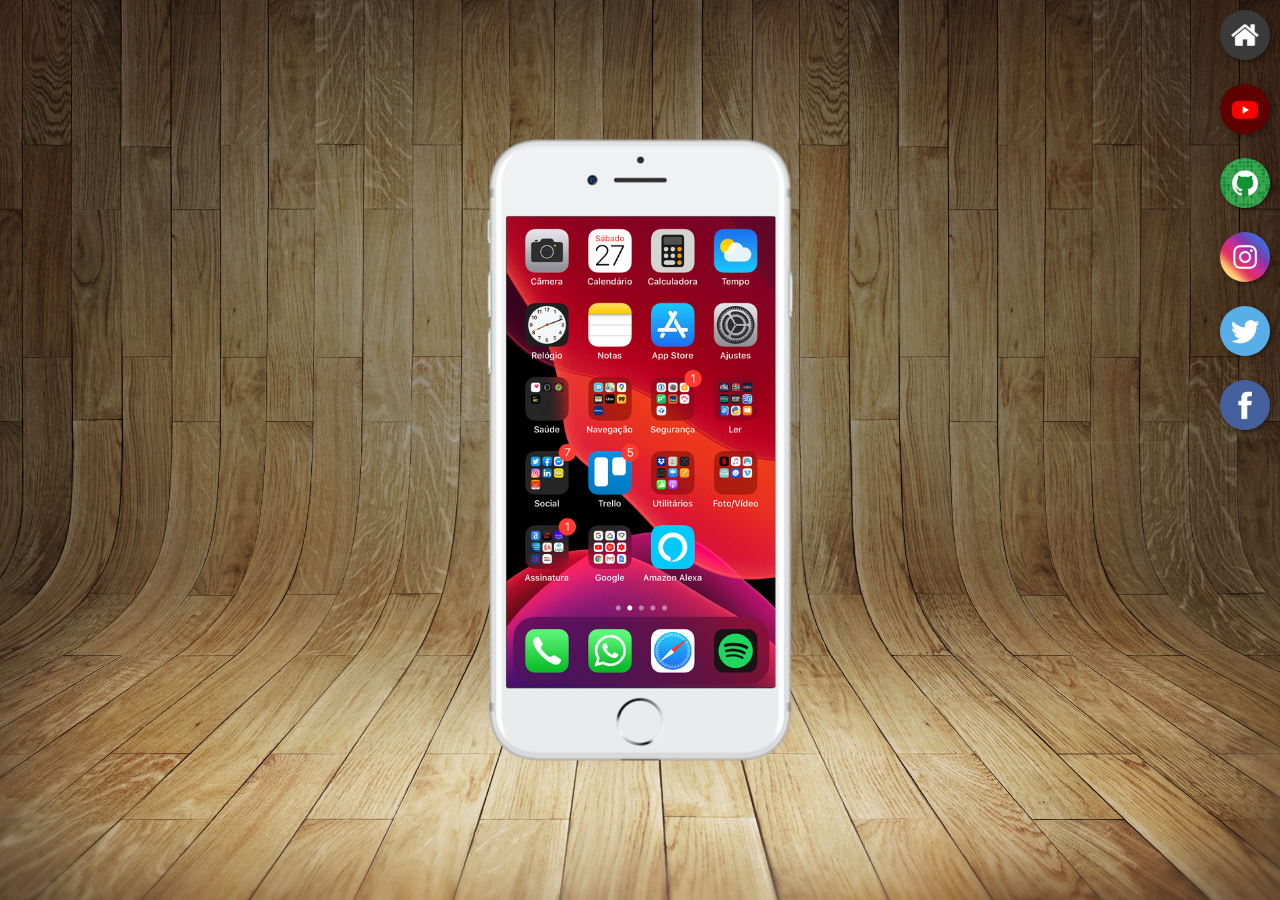
<file: index.html>
<!DOCTYPE html>
<html lang="pt-br">
<head>
    <meta charset="UTF-8">
    <meta name="viewport" content="width=device-width, initial-scale=1.0">
    <title>Projeto Redes Sociais</title>

    <link rel="shortcut icon" href="favicon.ico" type="image/x-icon">
    <link rel="stylesheet" href="styles/style.css">
</head>
<body>
    <main>
        <section id="telefone">
            <iframe src="home.html"  name="tela" id="tela"   frameborder="0">
                Seu navegador não é compatível com isso.
            </iframe>
        </section>

        <section id="redes-sociais">
            <a href="home.html" target="tela"><img src="imagens/logo-home.jpg" alt=""></a><br>
            <a href="youtube.html" target="tela"><img src="imagens/logo-youtube.jpg" alt=""></a><br>
            <a href="github.html" target="tela"><img src="imagens/logo-github.jpg" alt=""></a><br>
            <a href="instagram.html" target="tela"><img src="imagens/logo-instagram.jpg" alt=""></a><br>
            <a href="twitter.html" target="tela"><img src="imagens/logo-twitter.jpg" alt=""></a><br>
            <a href="facebook.html" target="tela"><img src="imagens/logo-facebook.jpg" alt=""></a>
        </section>
    </main>
</body>
</html>
</file>
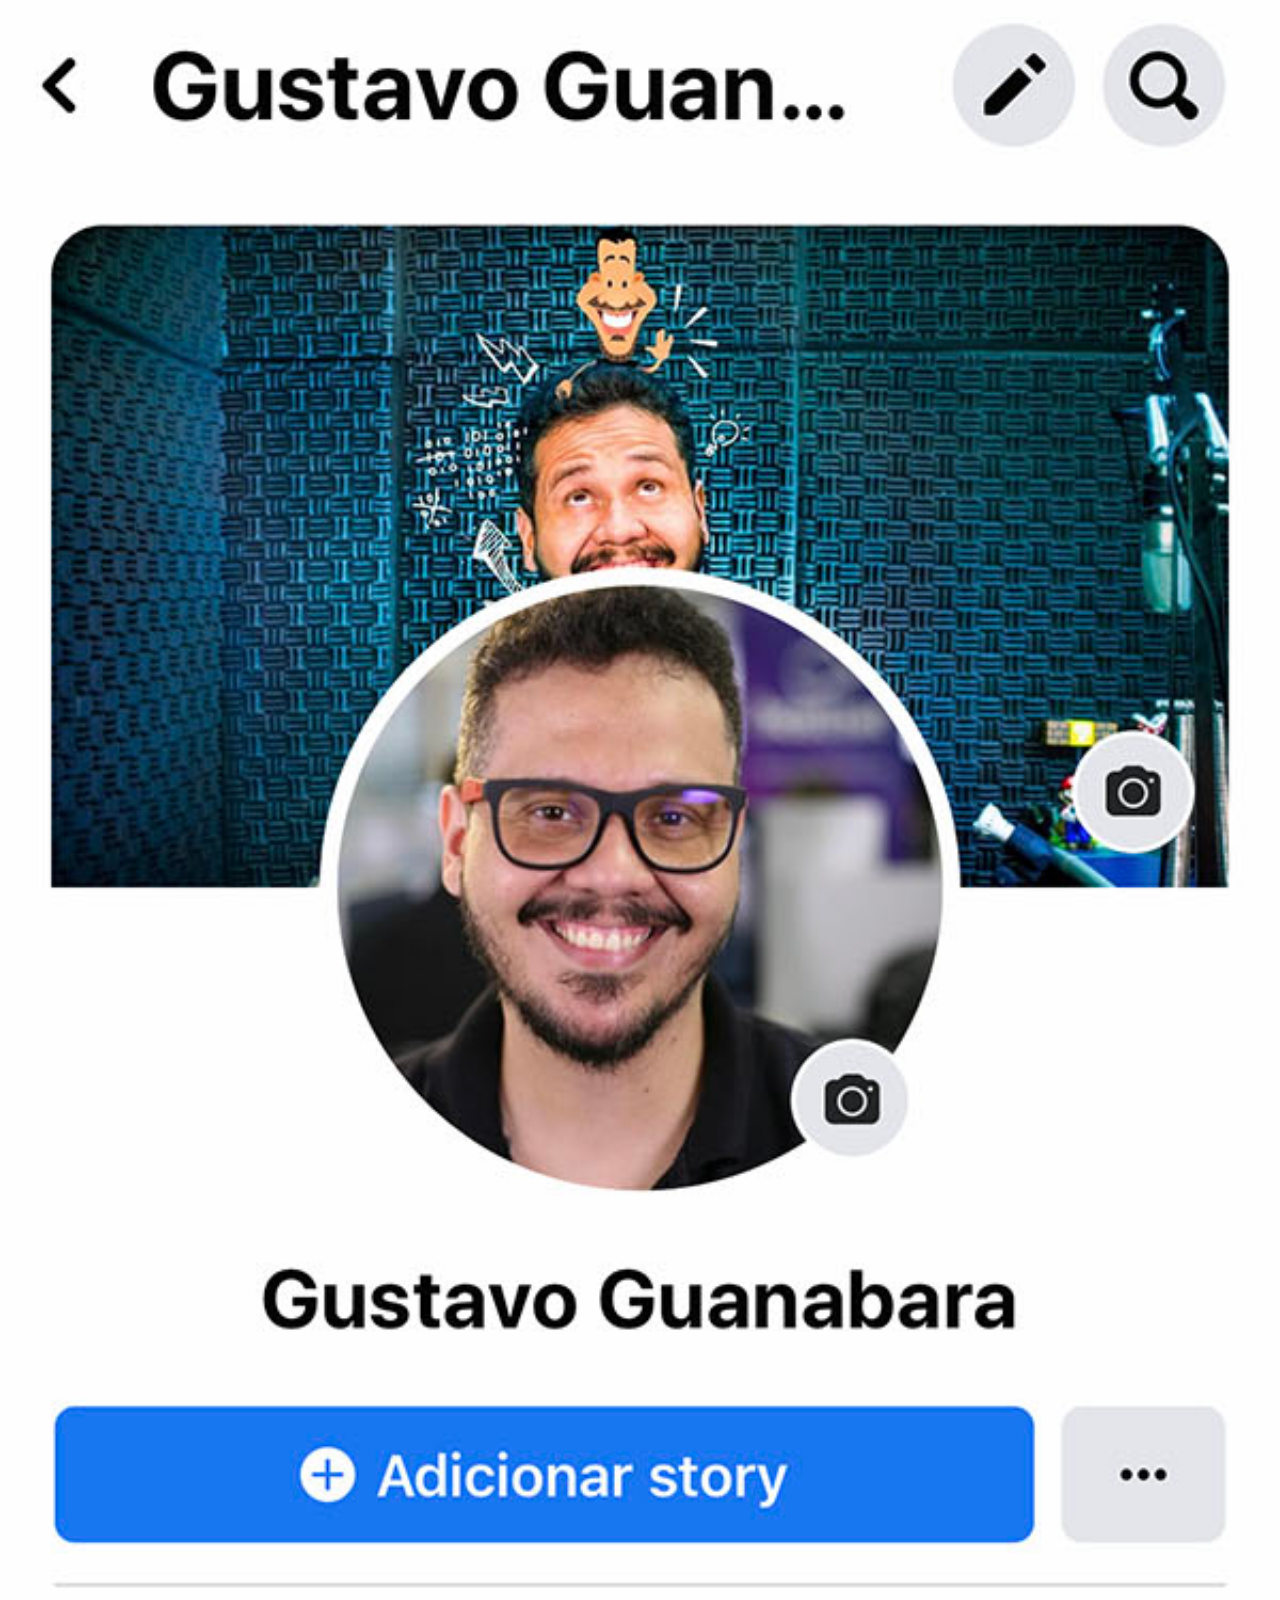
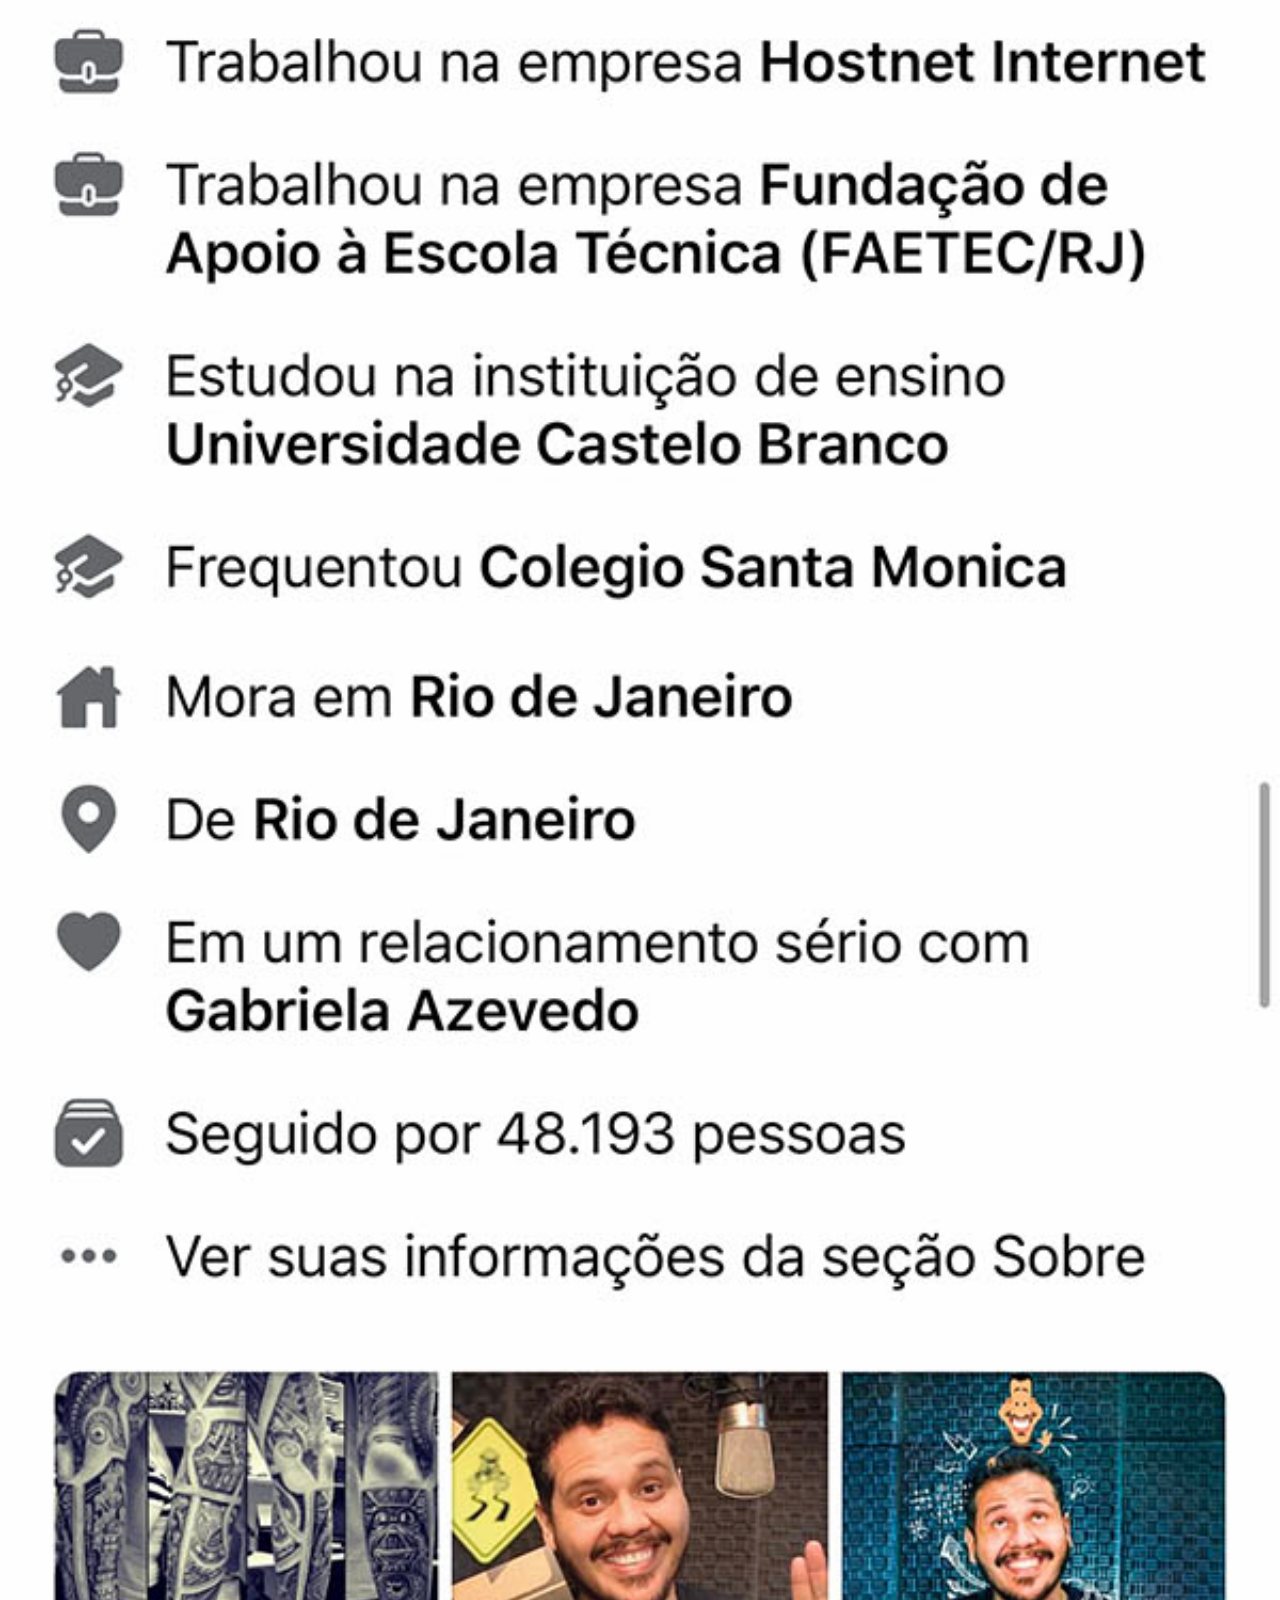
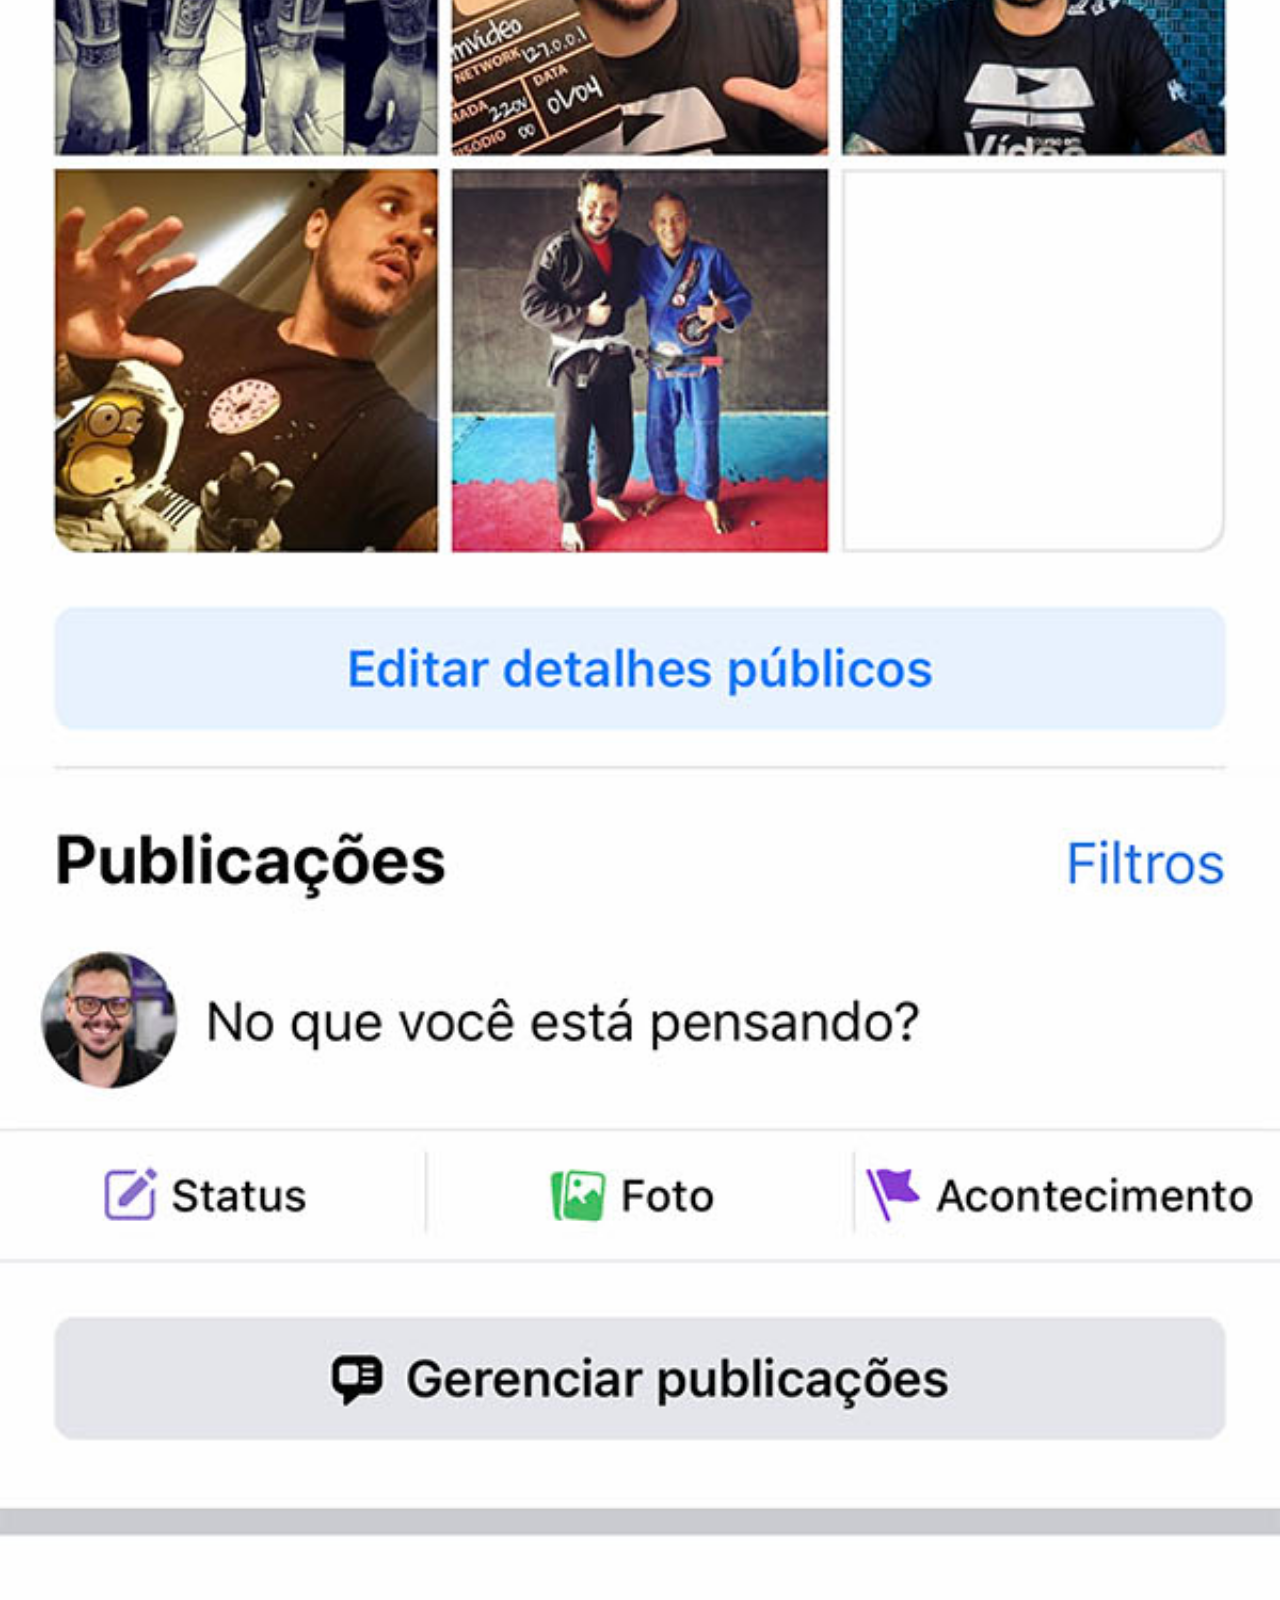
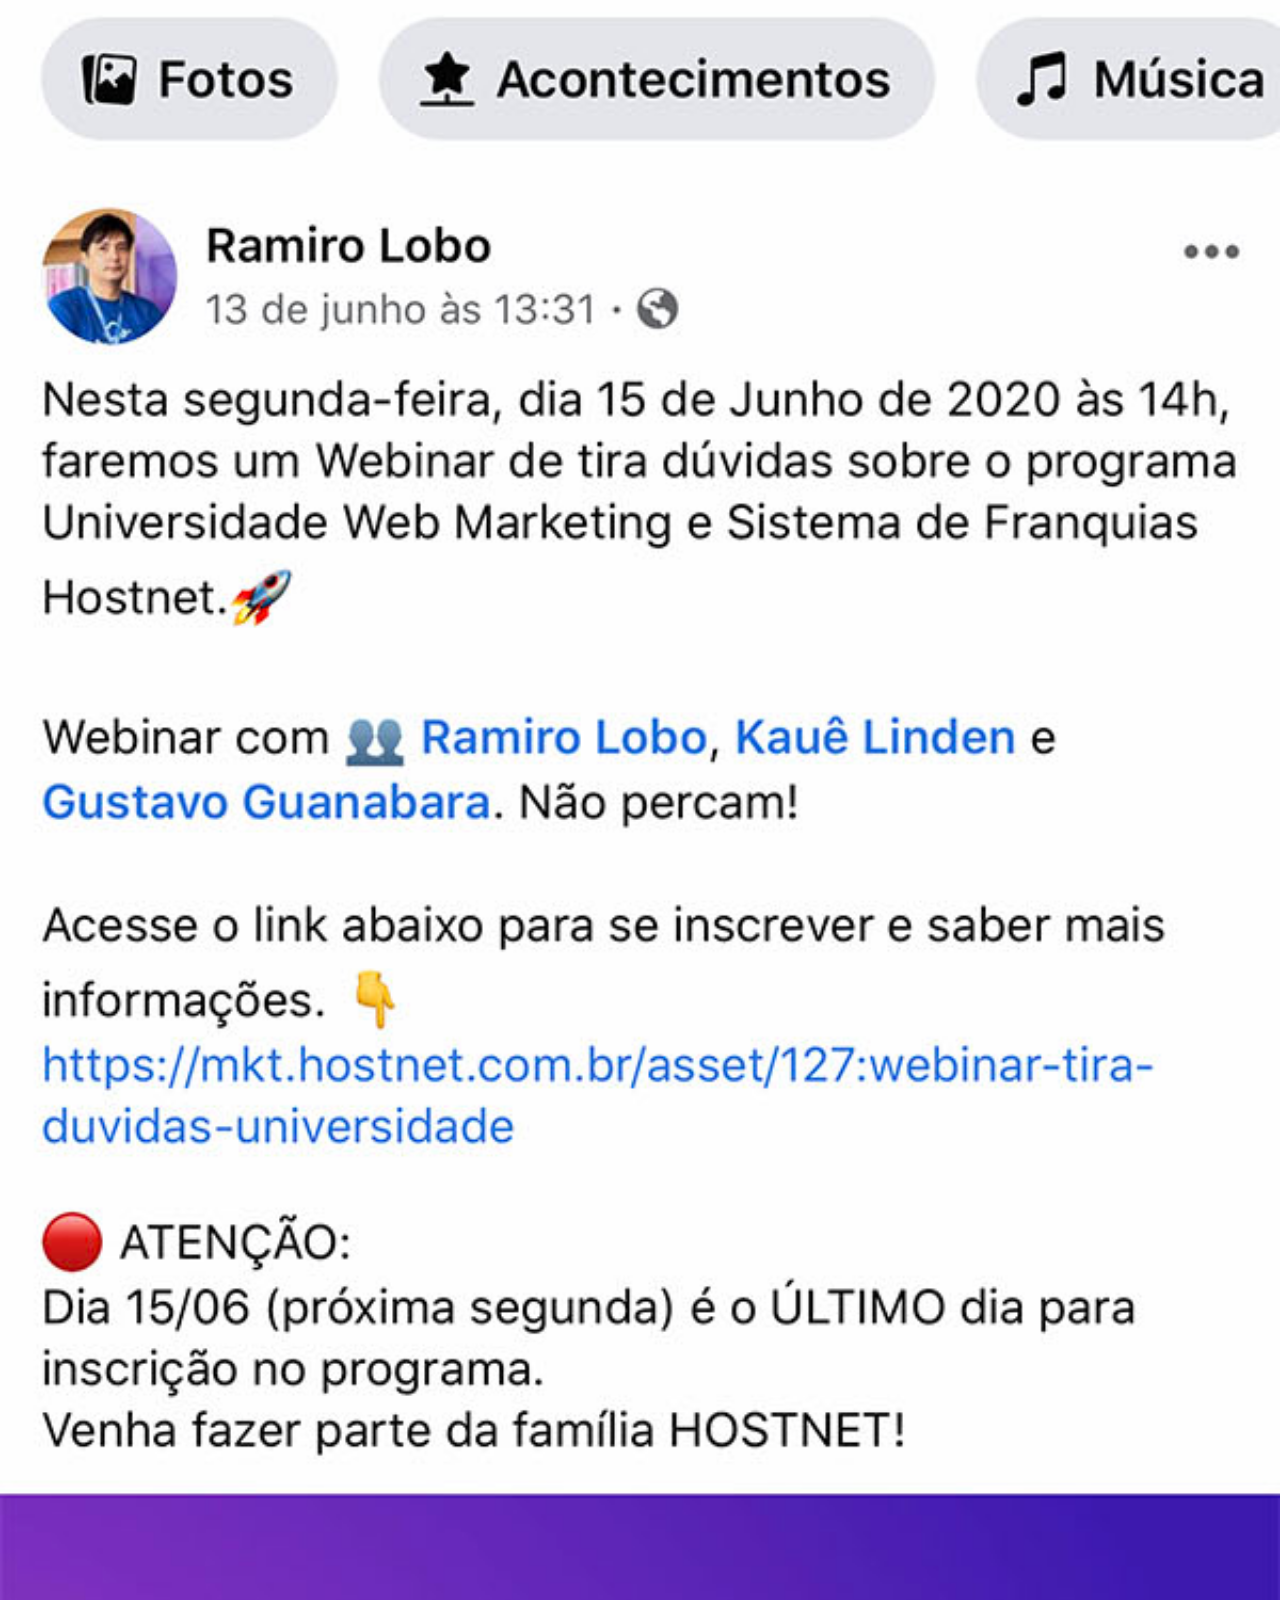
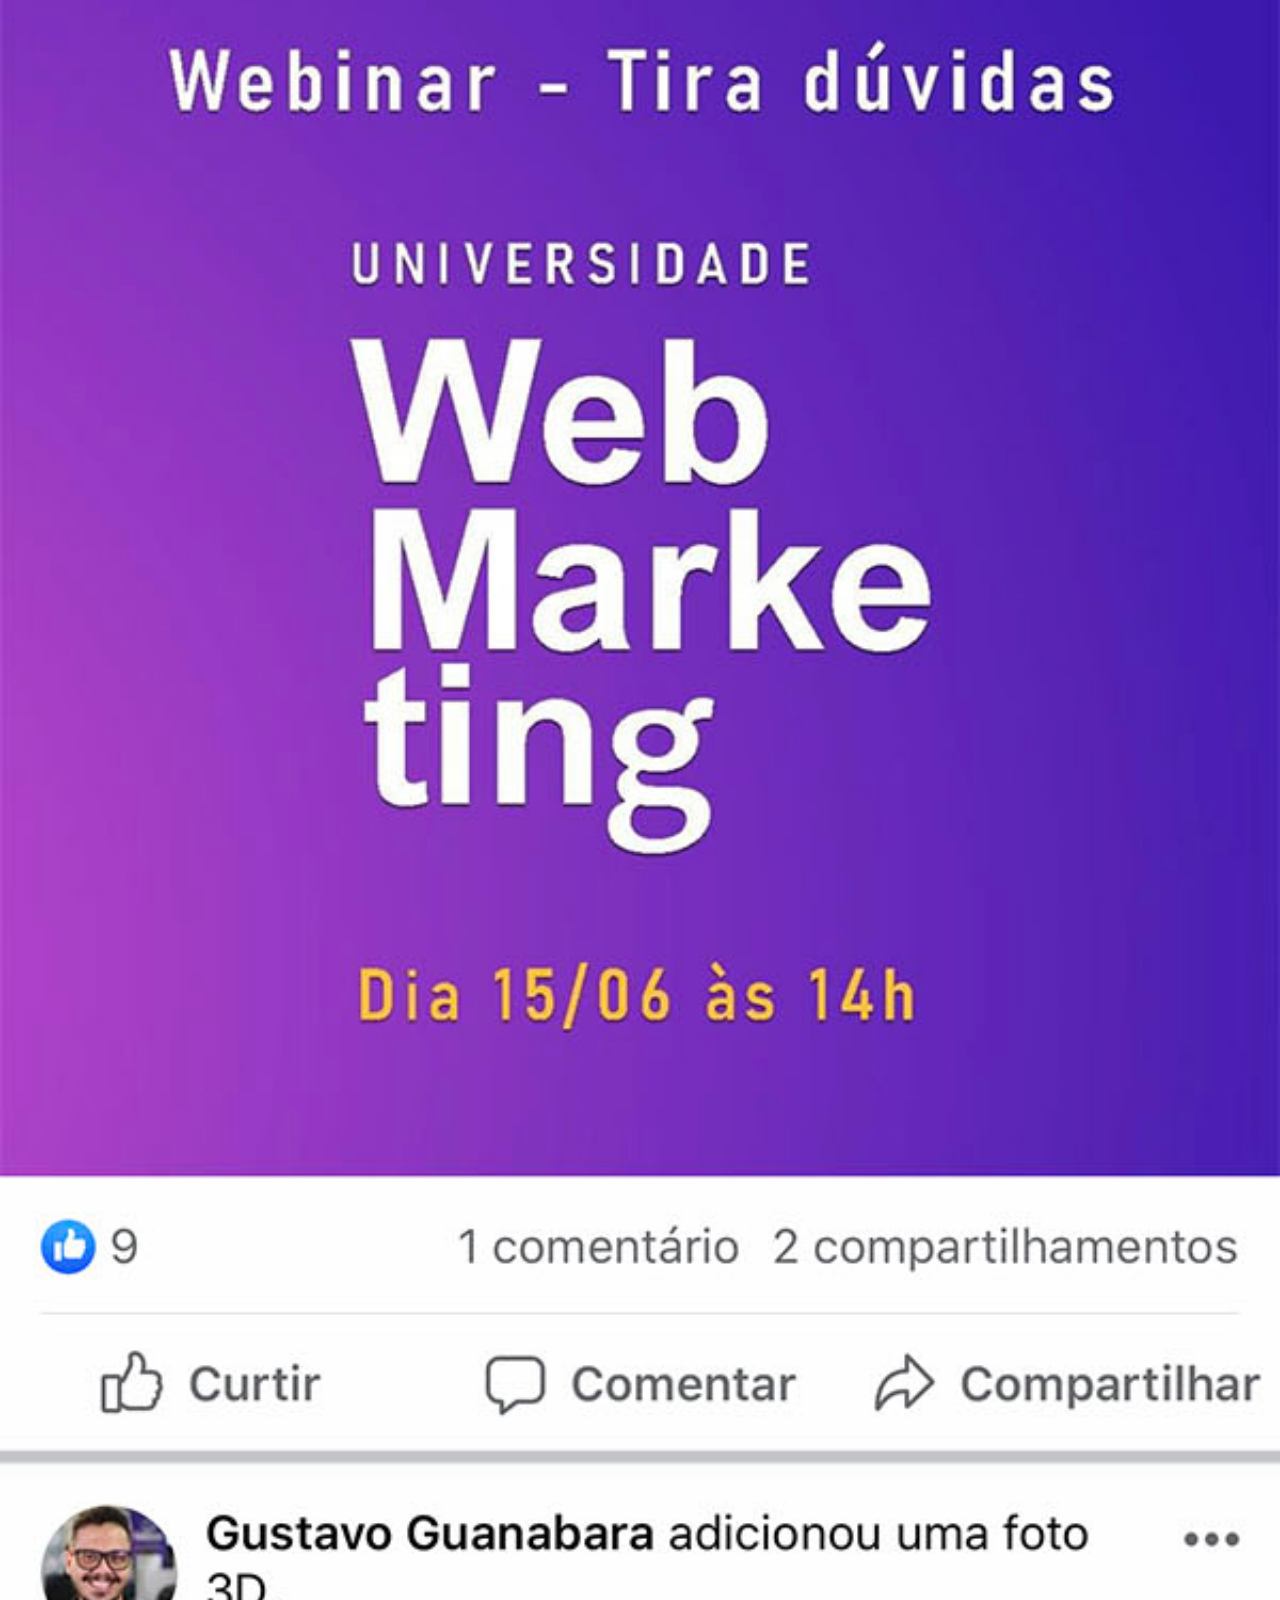
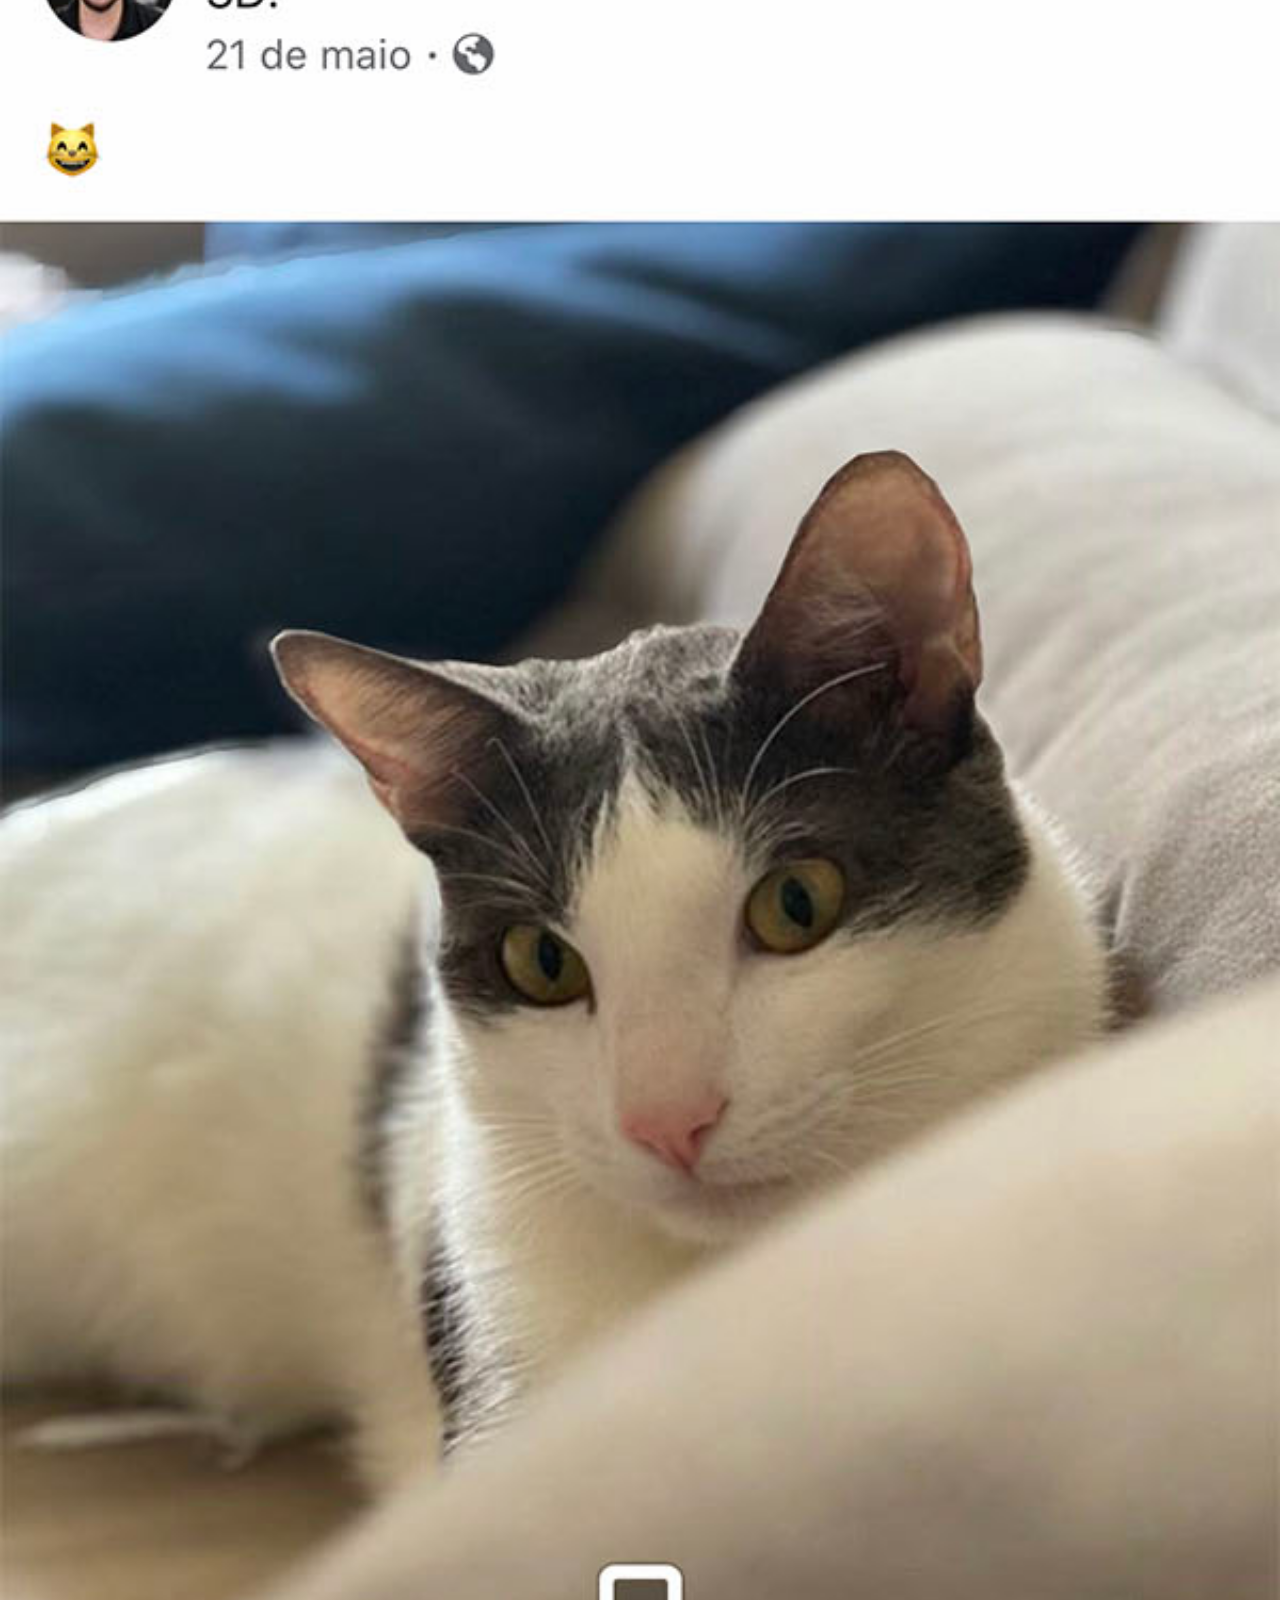
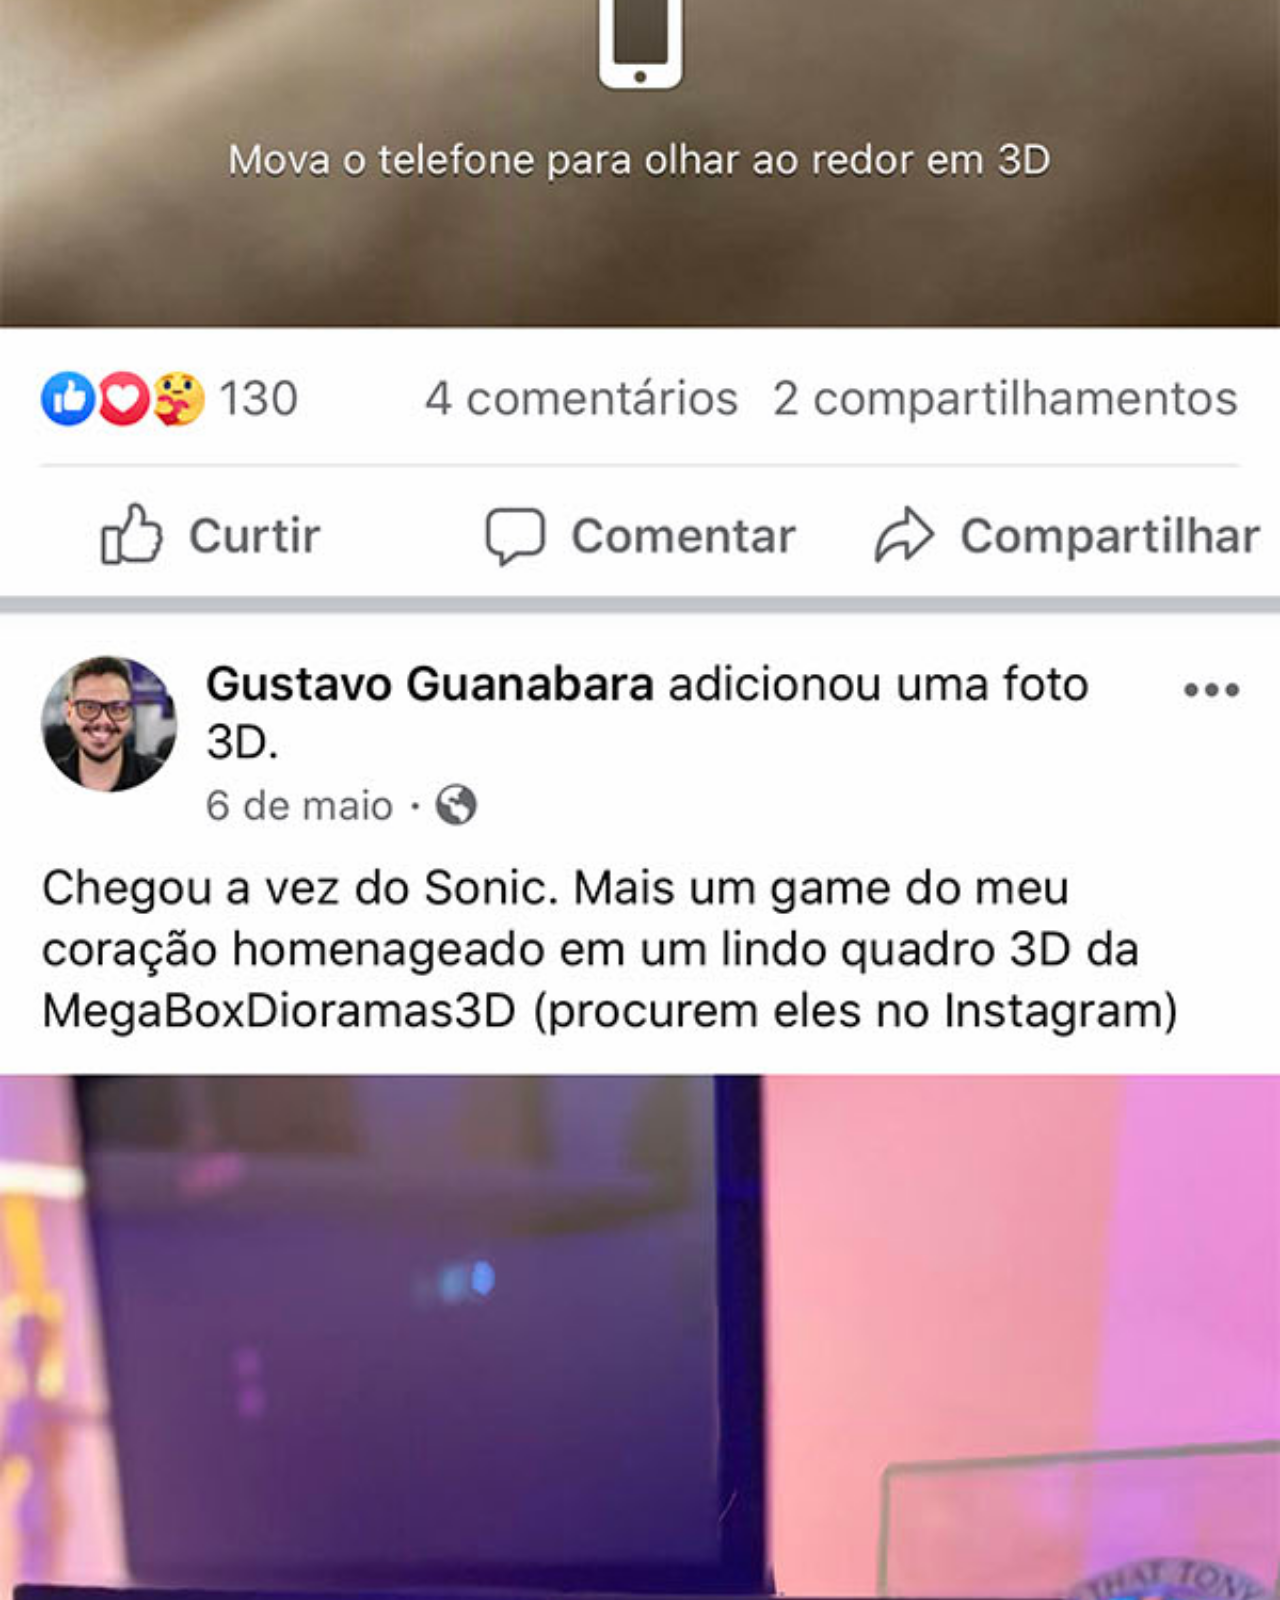
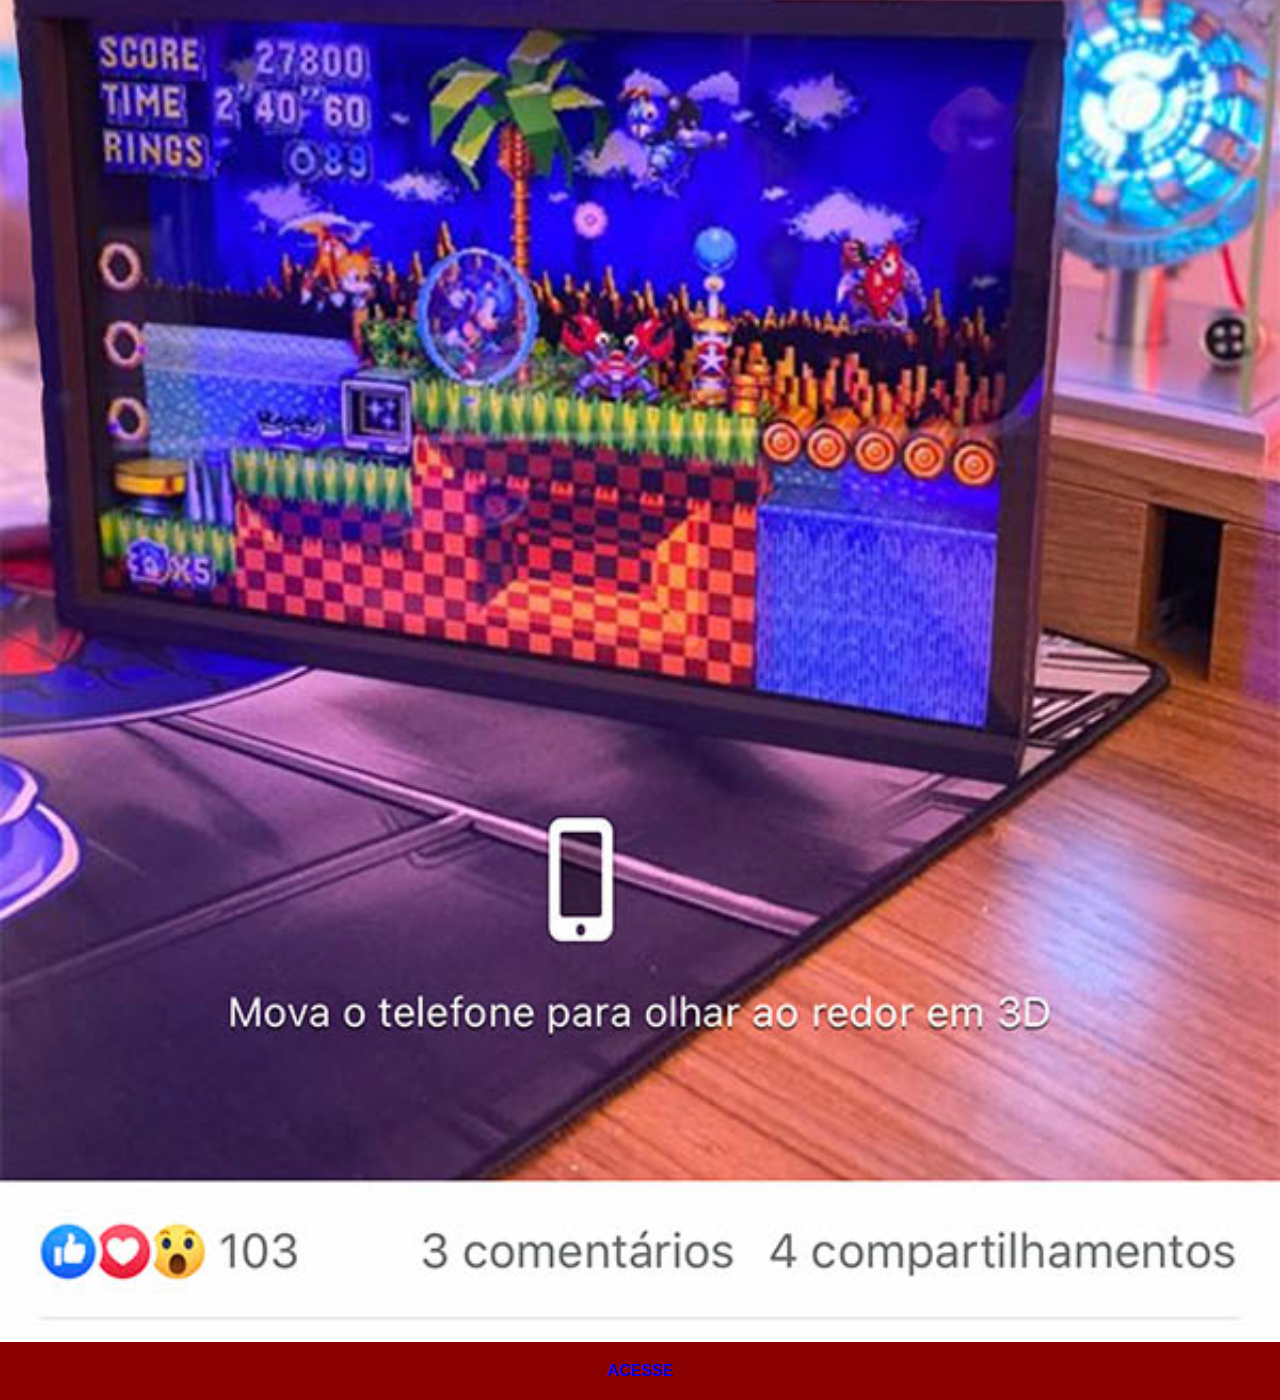
<file: facebook.html>
<!DOCTYPE html>
<html lang="pt-br">
<head>
    <meta charset="UTF-8">
    <meta name="viewport" content="width=device-width, initial-scale=1.0">

    <link rel="stylesheet" href="styles/social.css">

    <title>Facebook</title>
</head>
<body>
    <img src="imagens/tela-facebook.jpg" alt="facebook">
    <a href="https://www.facebook.com/gustavoguanabara/" target="_blank">ACESSE</a>
</body>
</html>
</file>
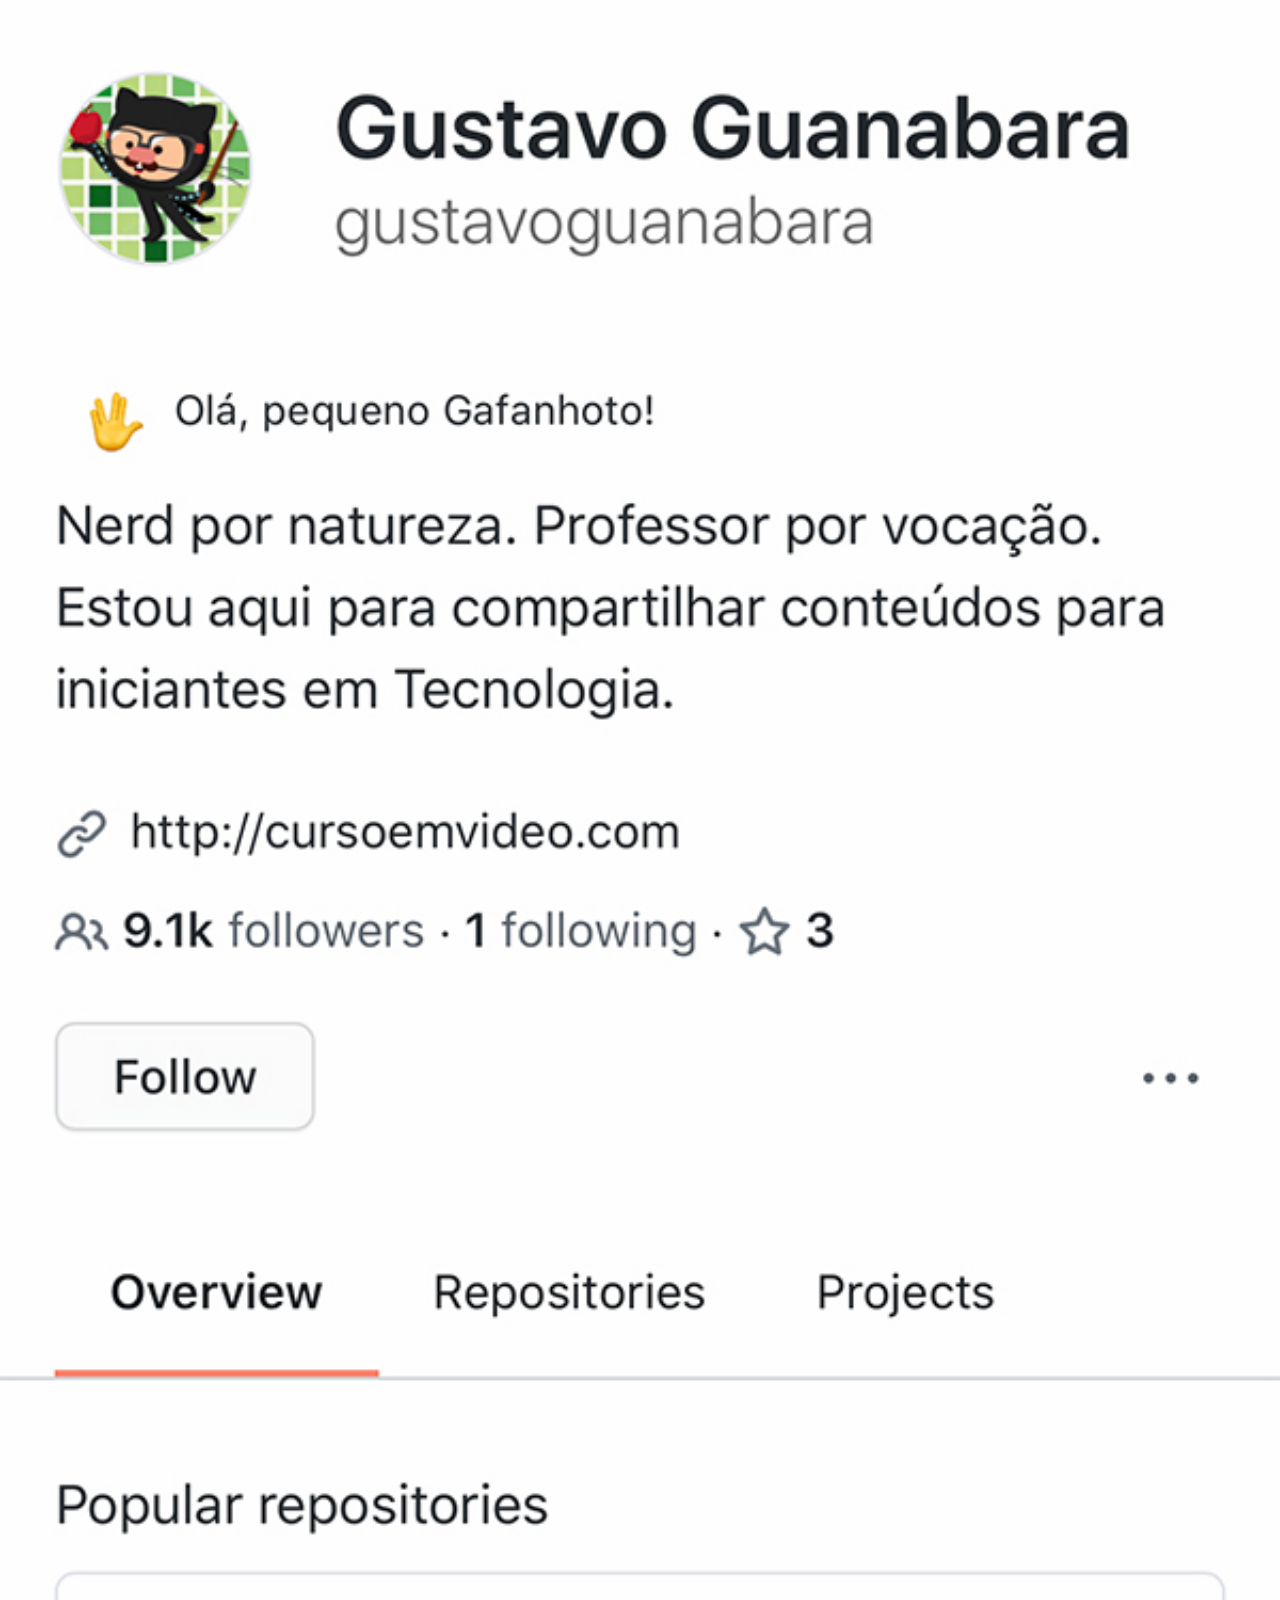
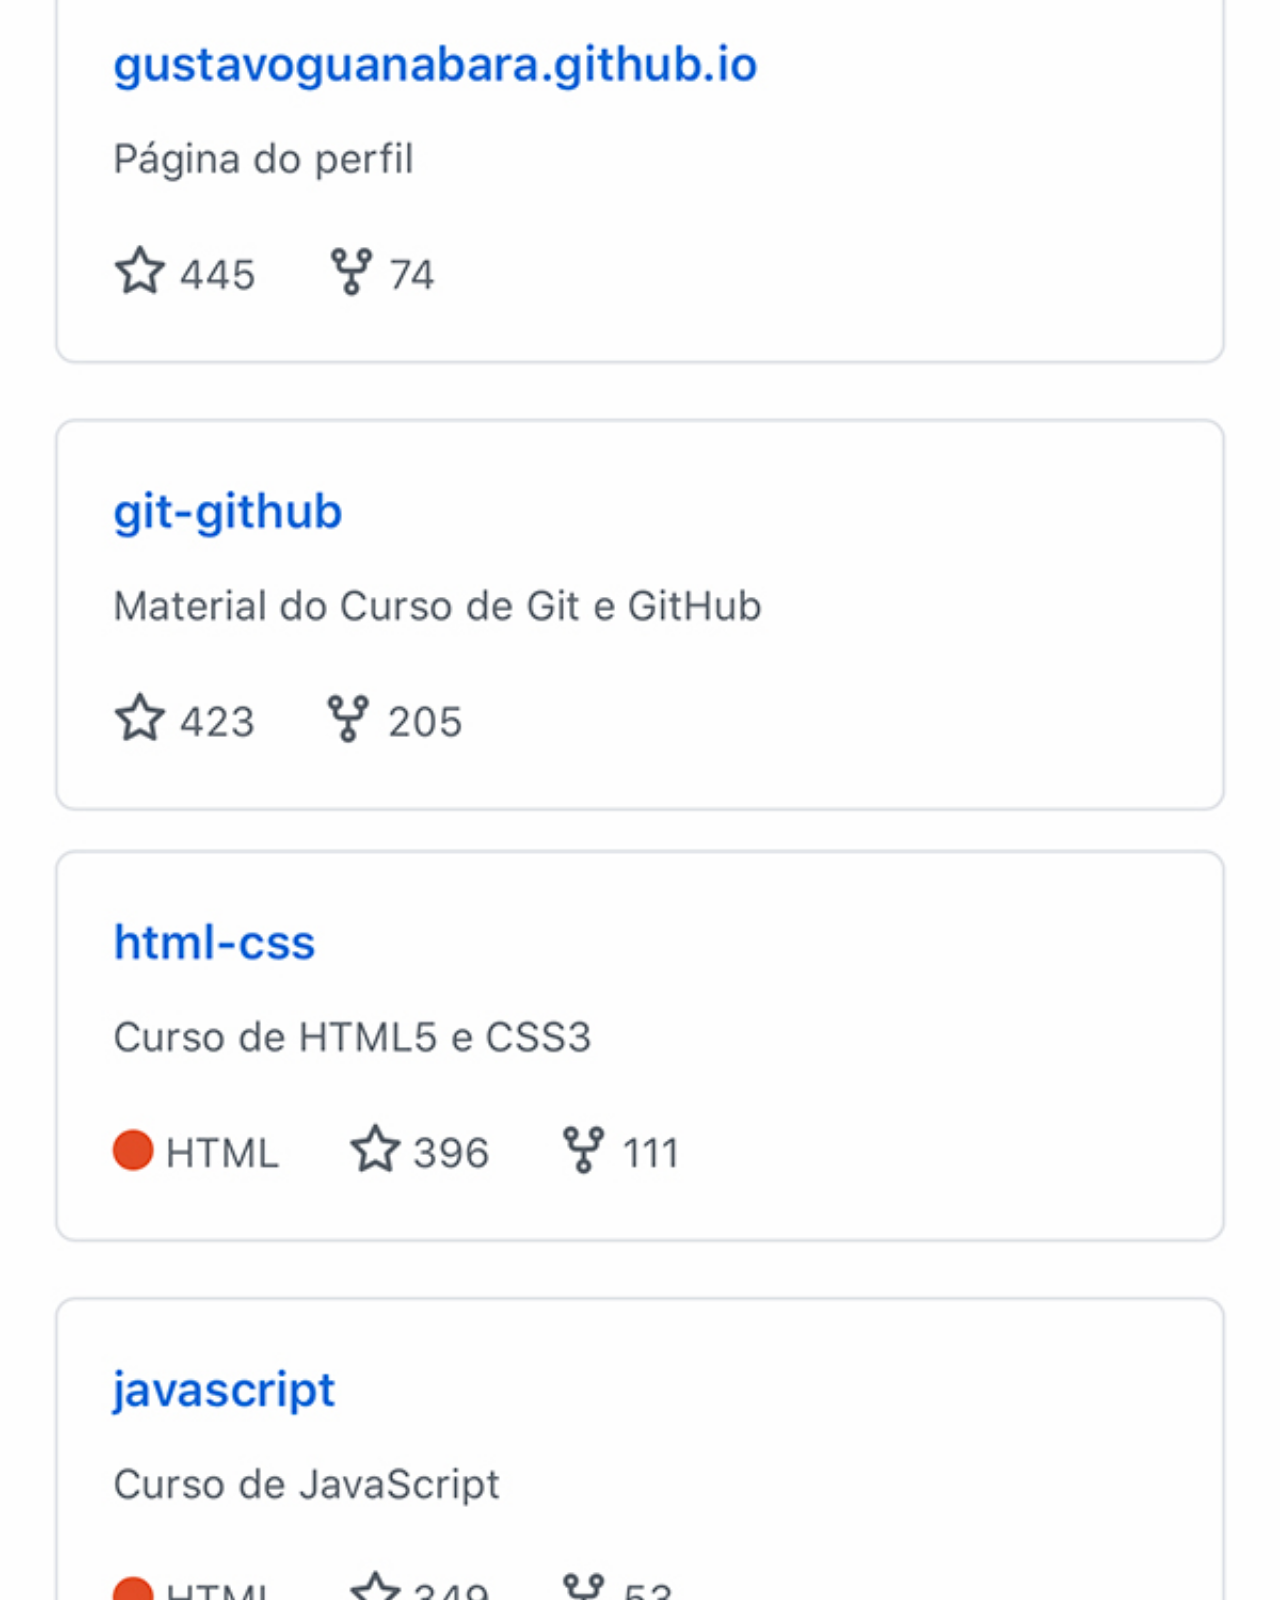
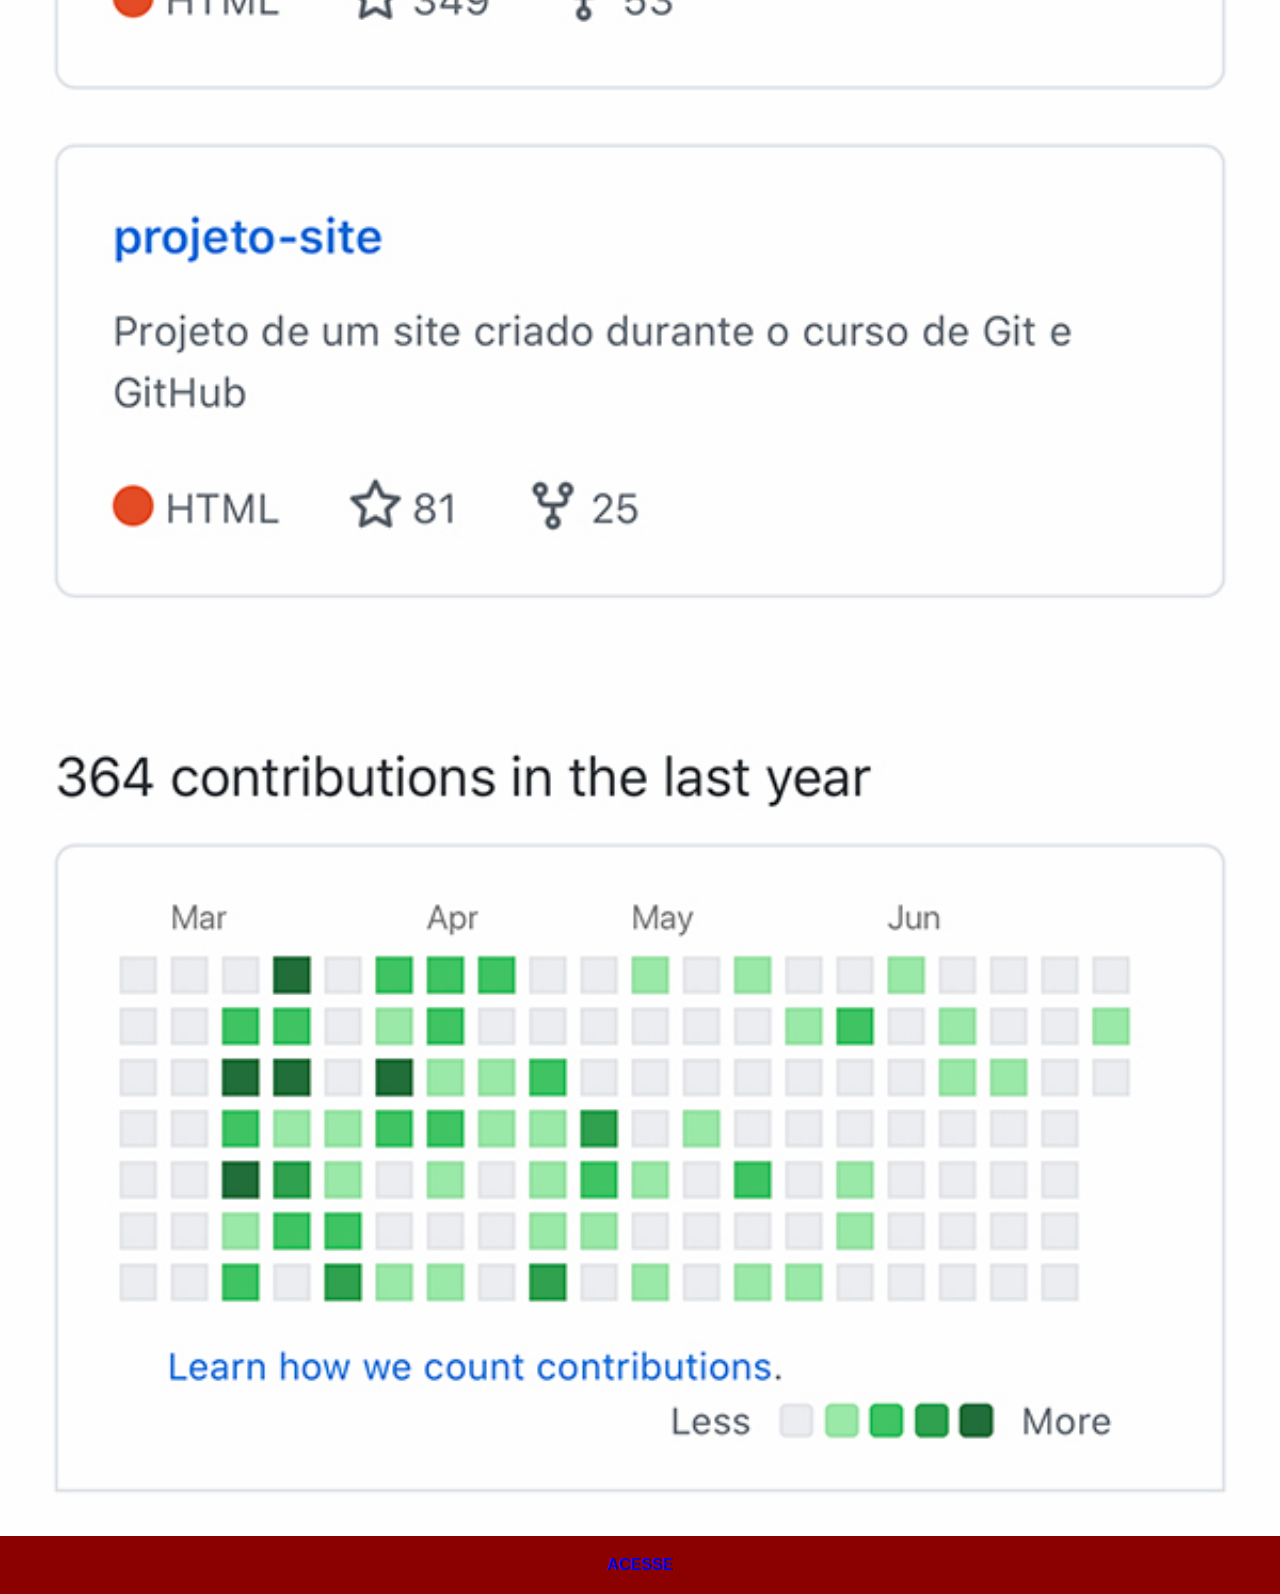
<file: github.html>
<!DOCTYPE html>
<html lang="pt-br">
<head>
    <meta charset="UTF-8">
    <meta name="viewport" content="width=device-width, initial-scale=1.0">

    <link rel="stylesheet" href="styles/social.css">

    <title>GitHub</title>
</head>
<body>
    <img src="imagens/tela-github.jpg" alt="github">
    <a href="https://github.com/gustavoguanabara/" target="_blank">ACESSE</a>
</body>
</html>
</file>
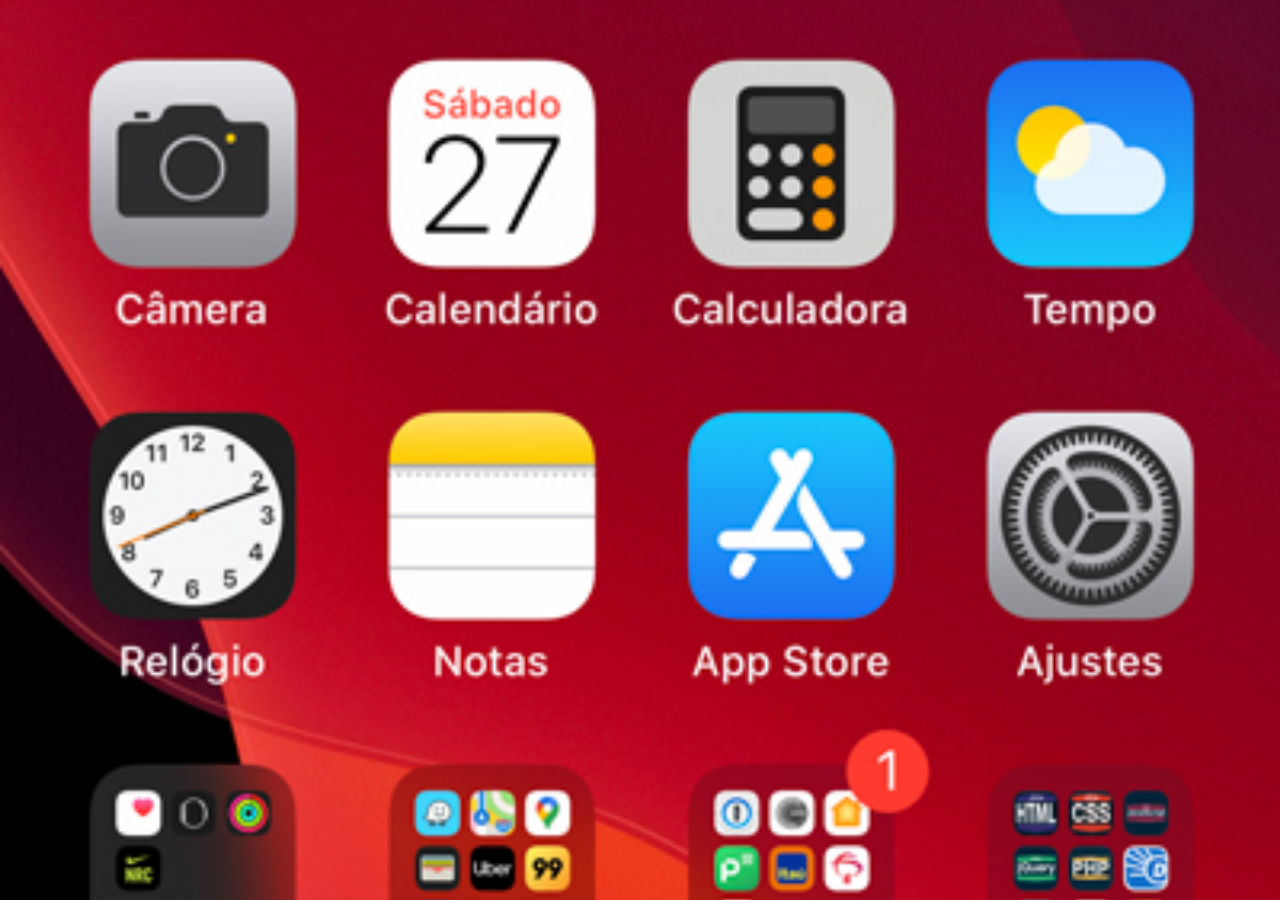
<file: home.html>
<!DOCTYPE html>
<html lang="pt-br">
<head>
    <meta charset="UTF-8">
    <meta name="viewport" content="width=device-width, initial-scale=1.0">
    <title>Home</title>

    <style>
        * {
            margin: 0px;
            padding: 0px;
        }

        body {
            width: 100vw;
            height: 100vh;
            background: black url('imagens/tela-home.jpg') no-repeat top center;
            background-size: cover;
        }
    </style>

</head>
<body>
    
</body>
</html>
</file>
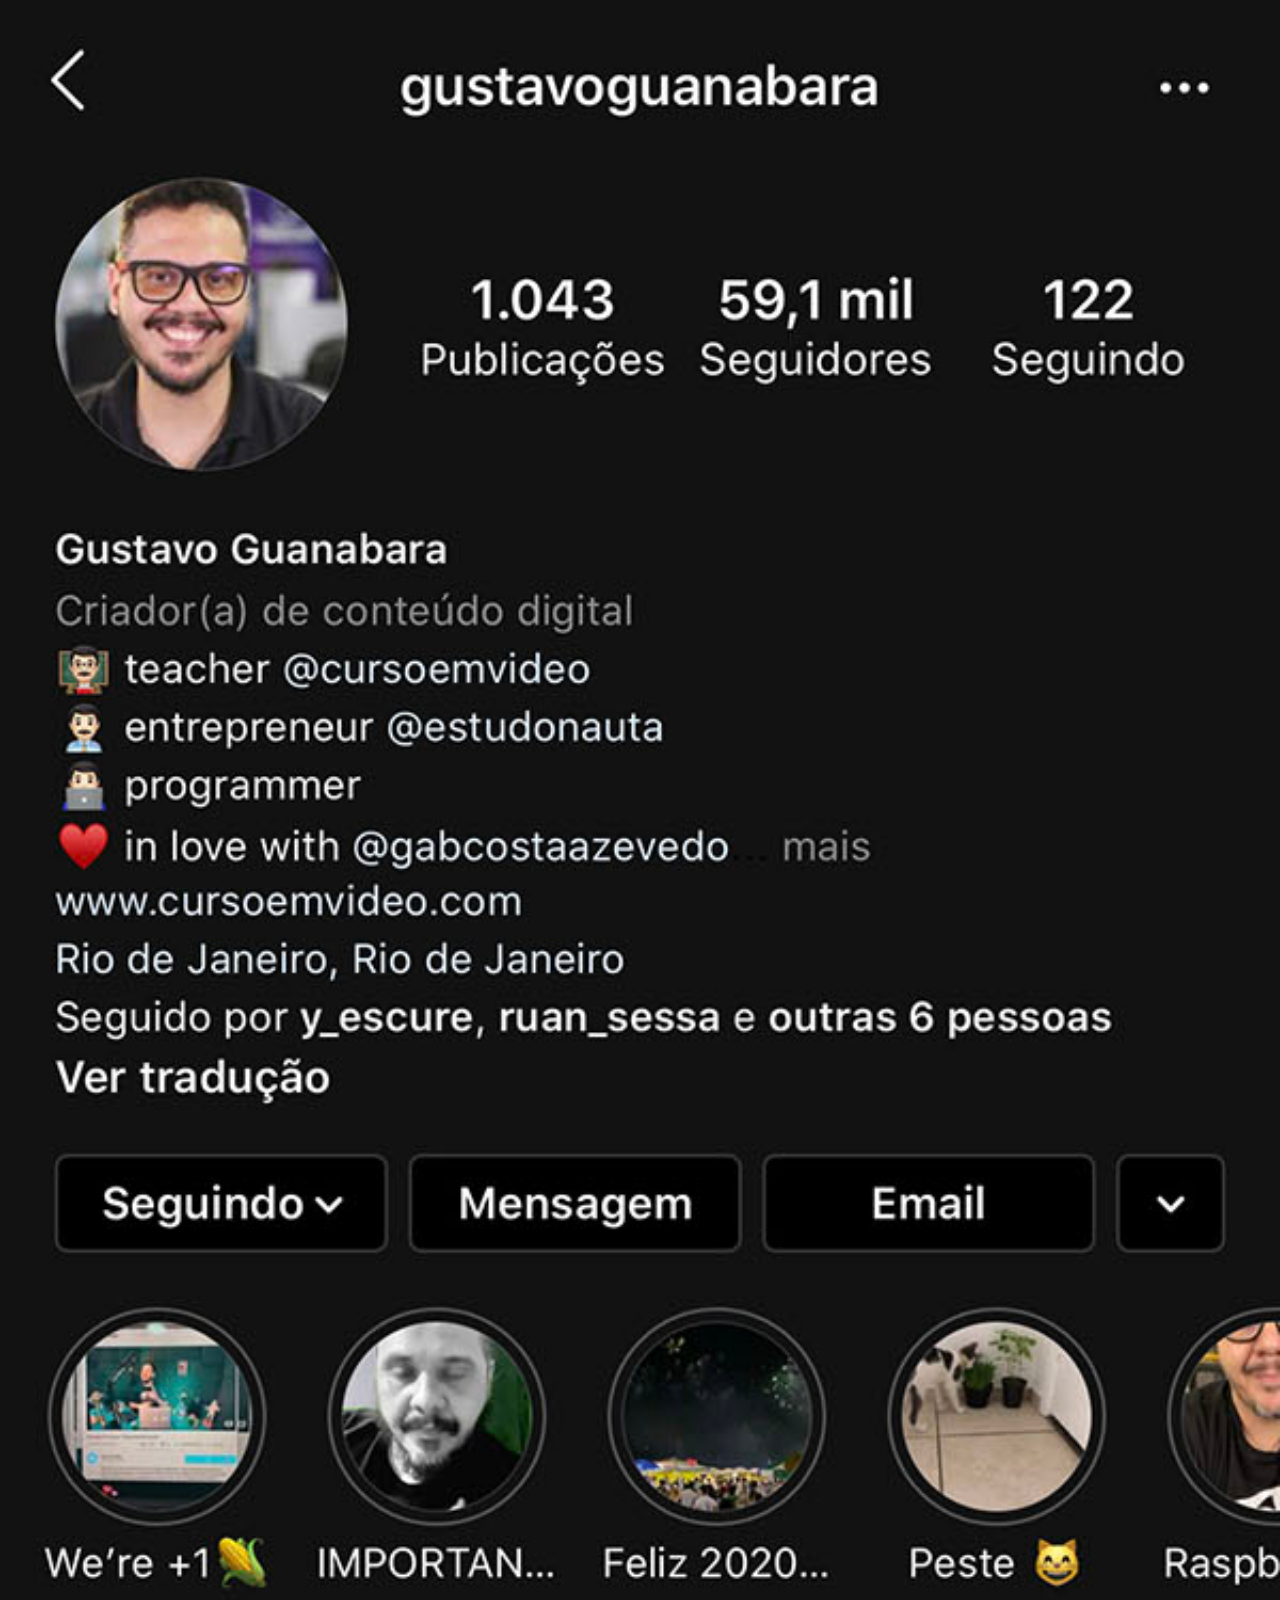
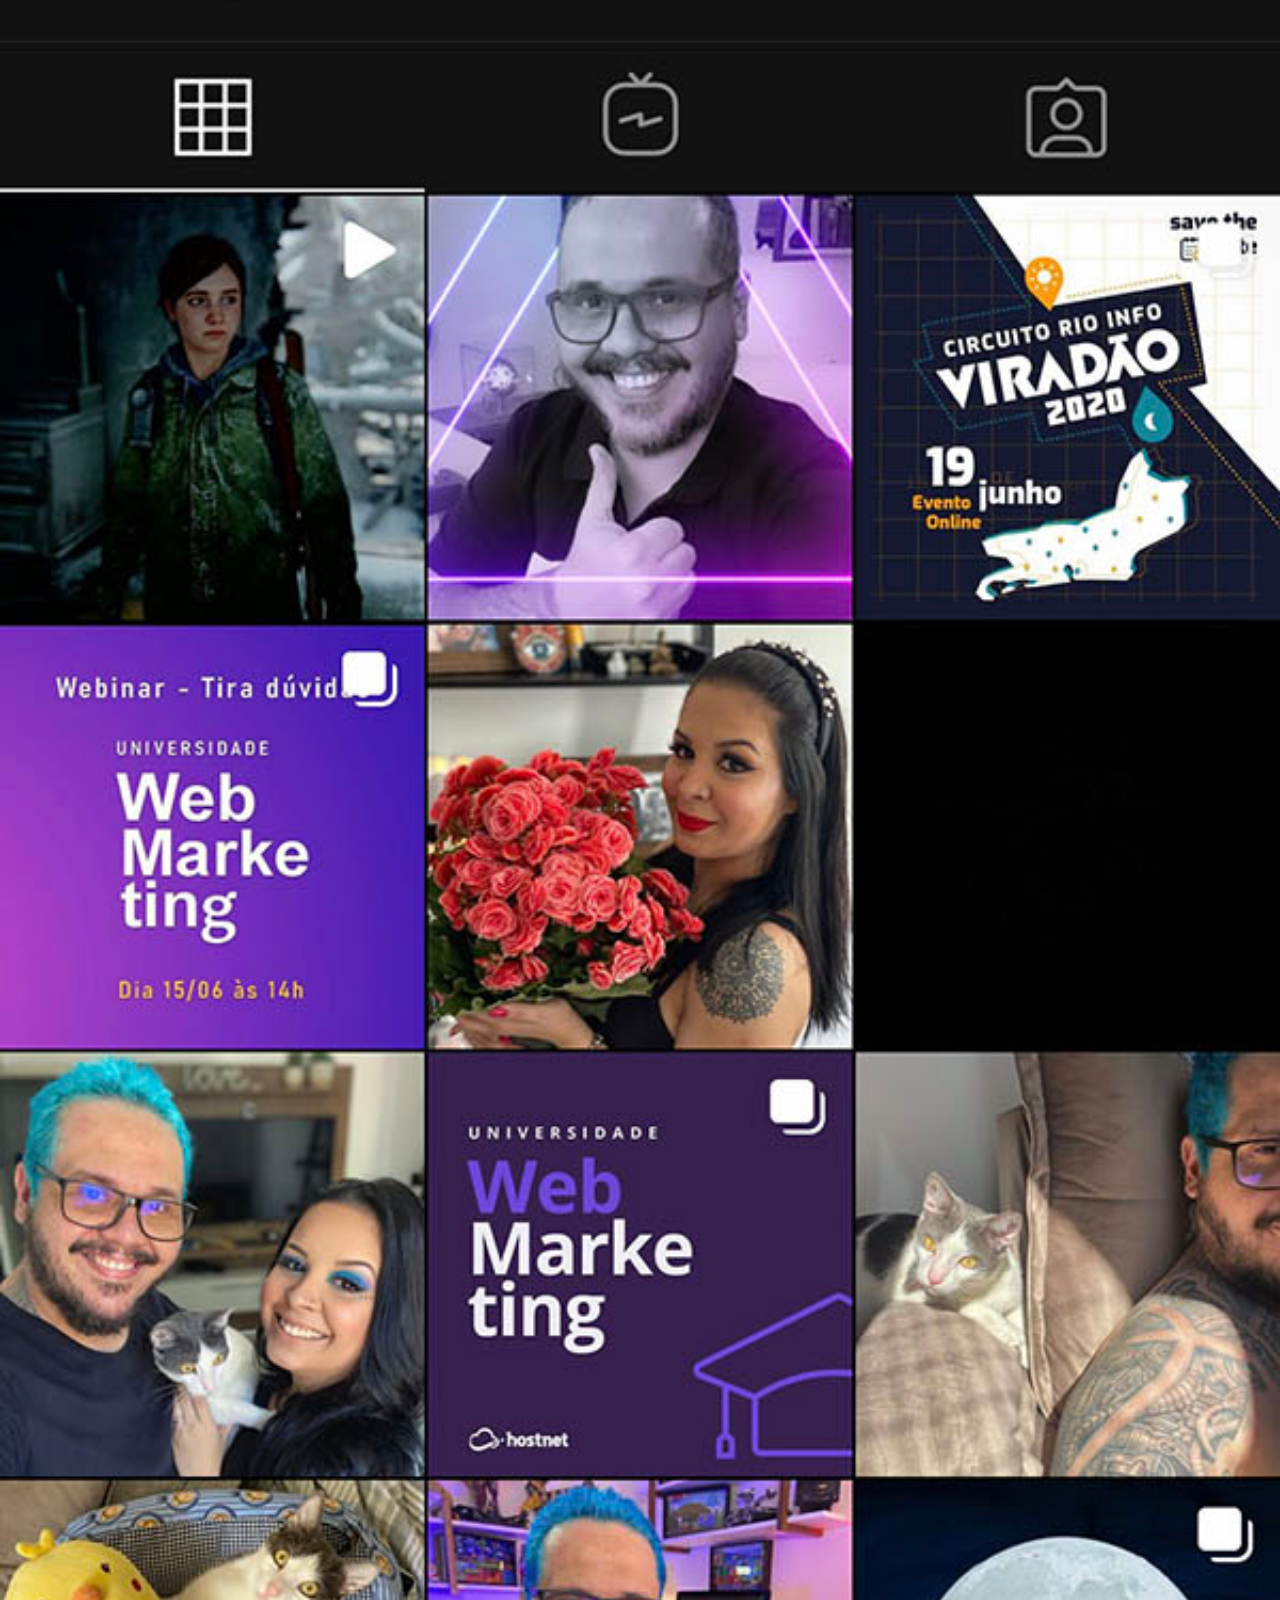
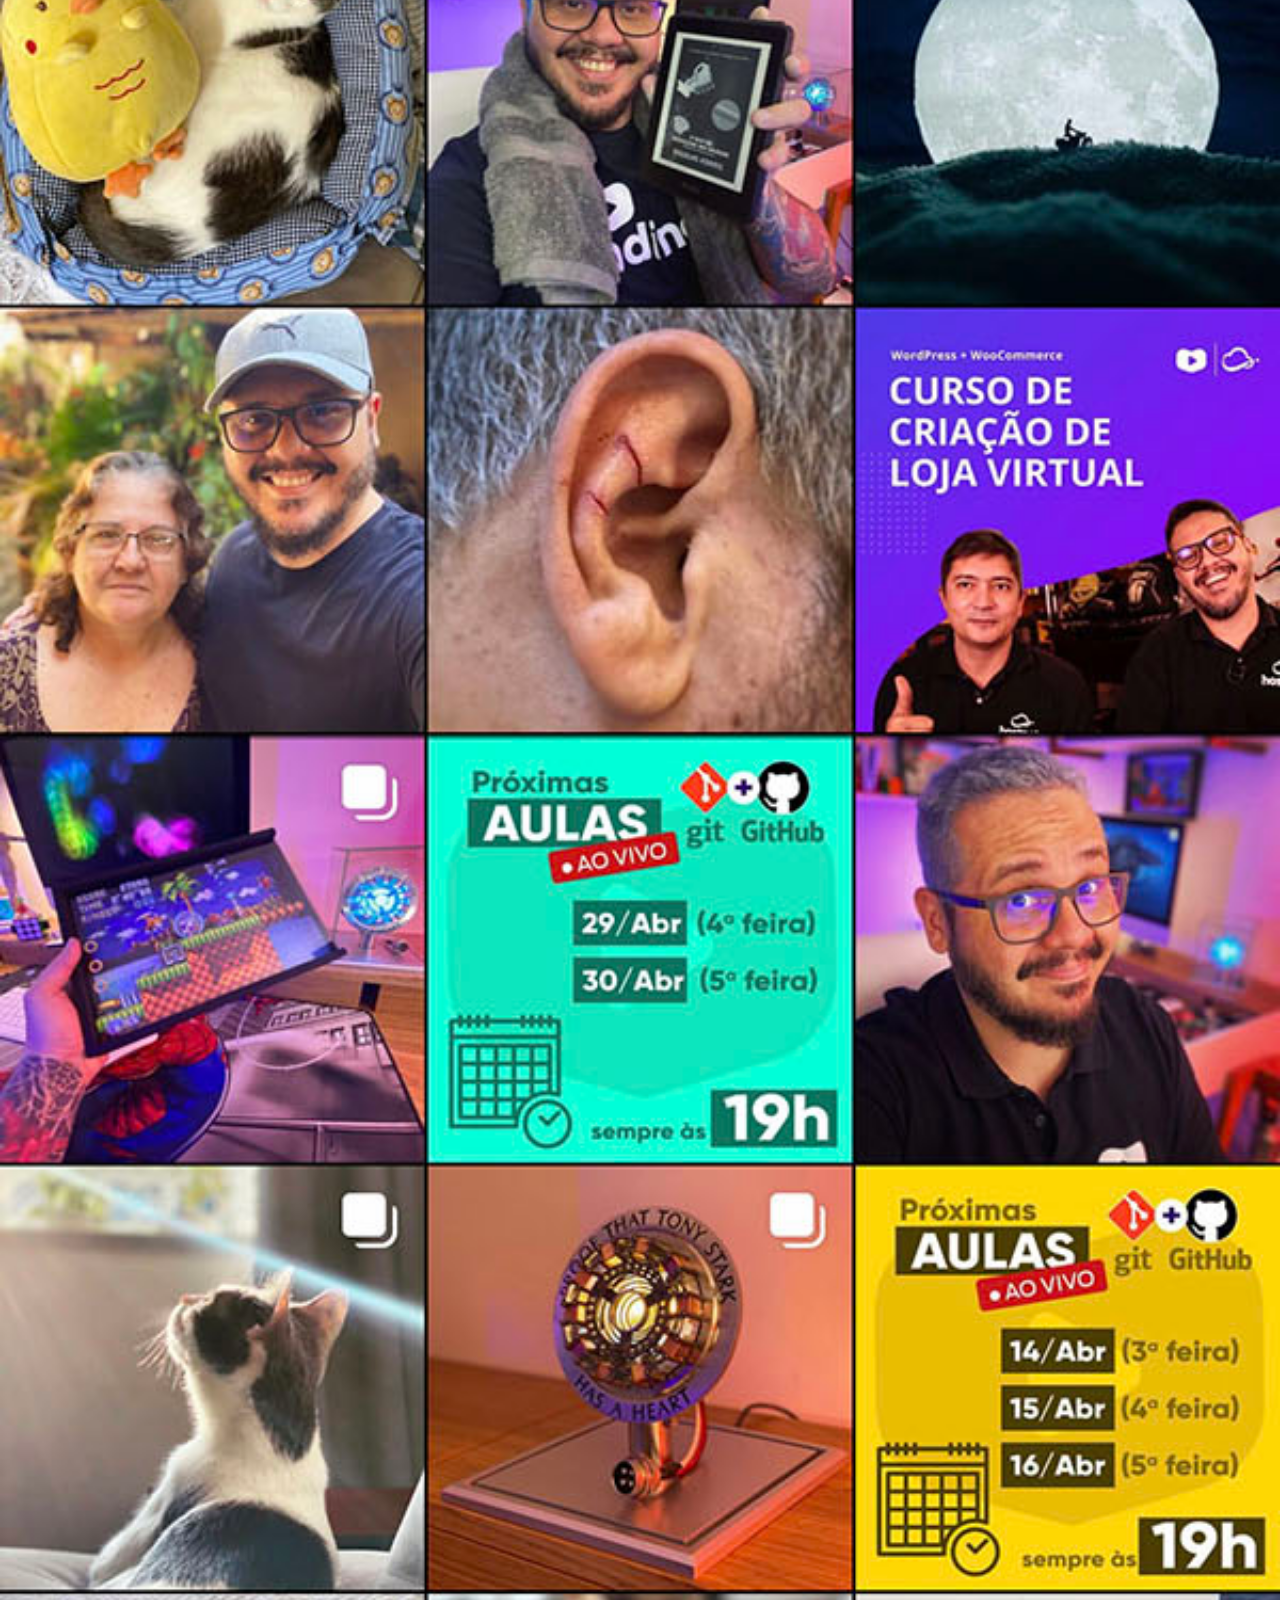
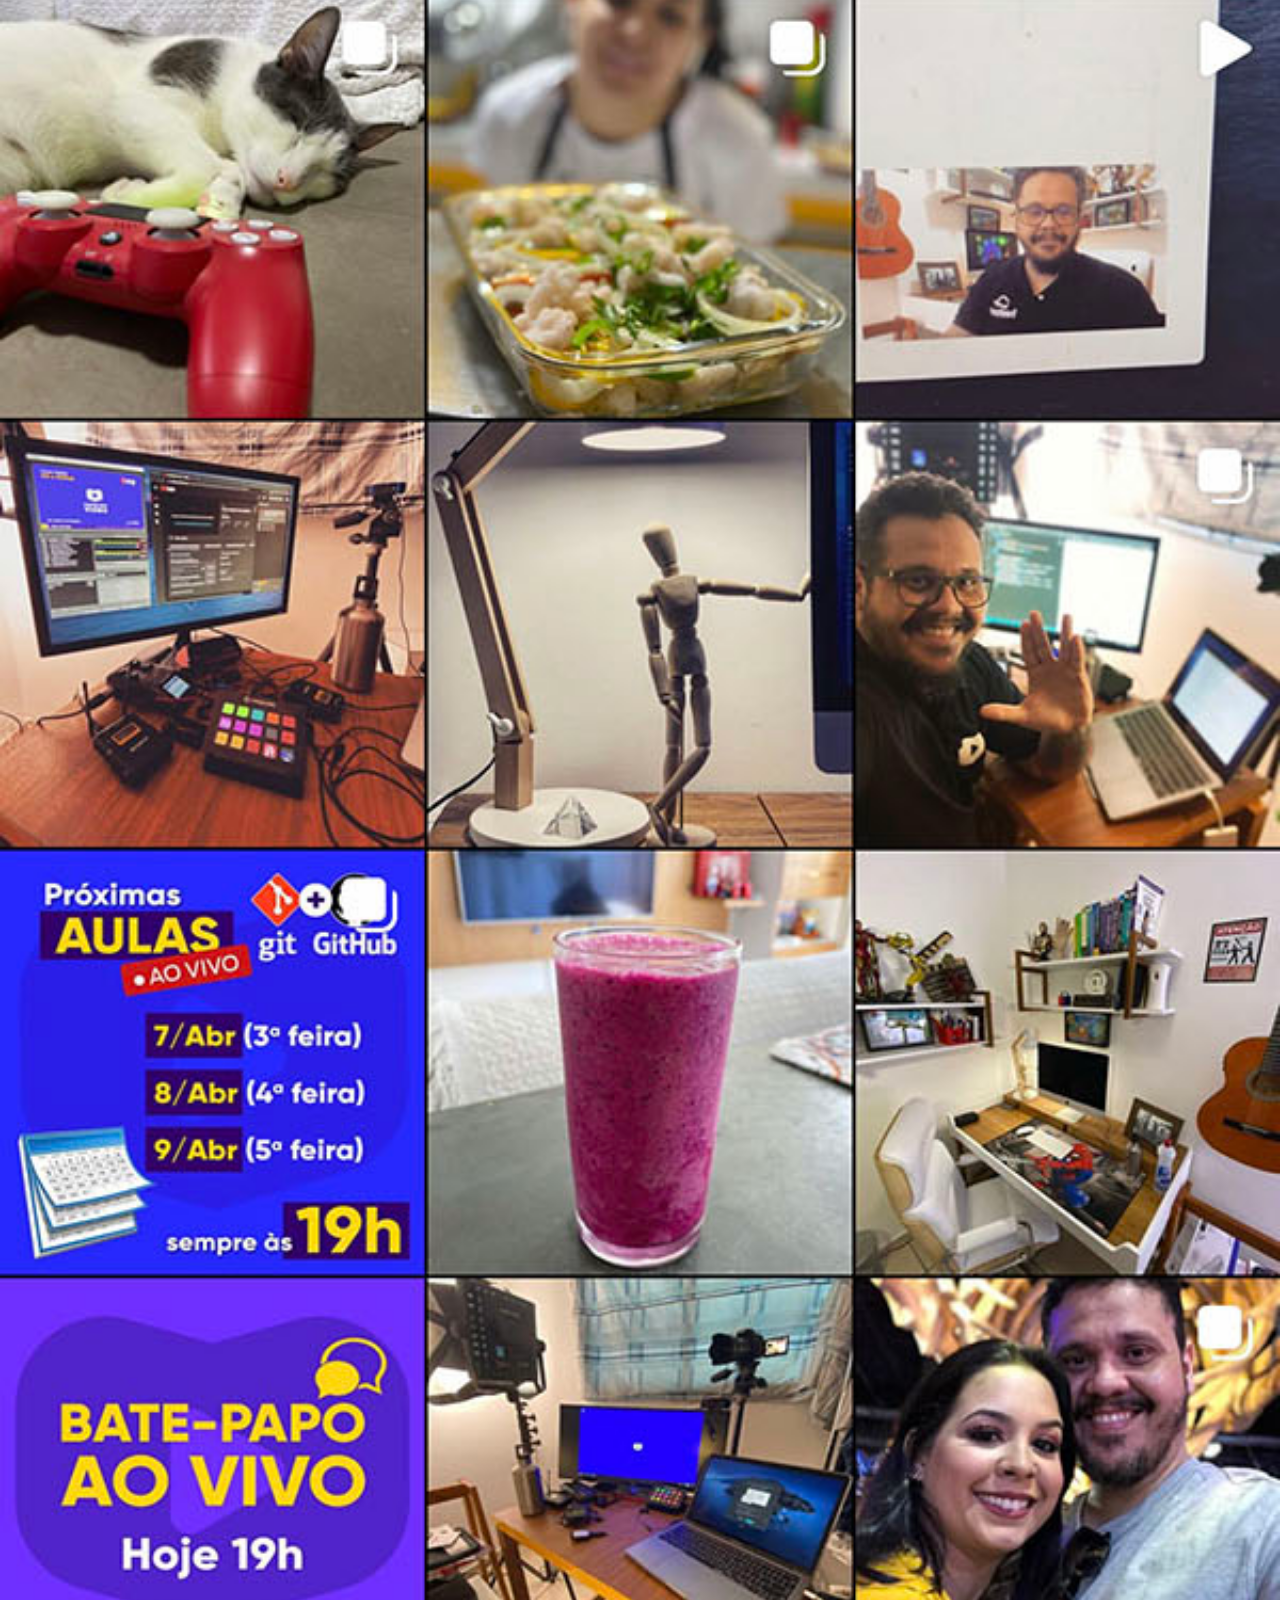
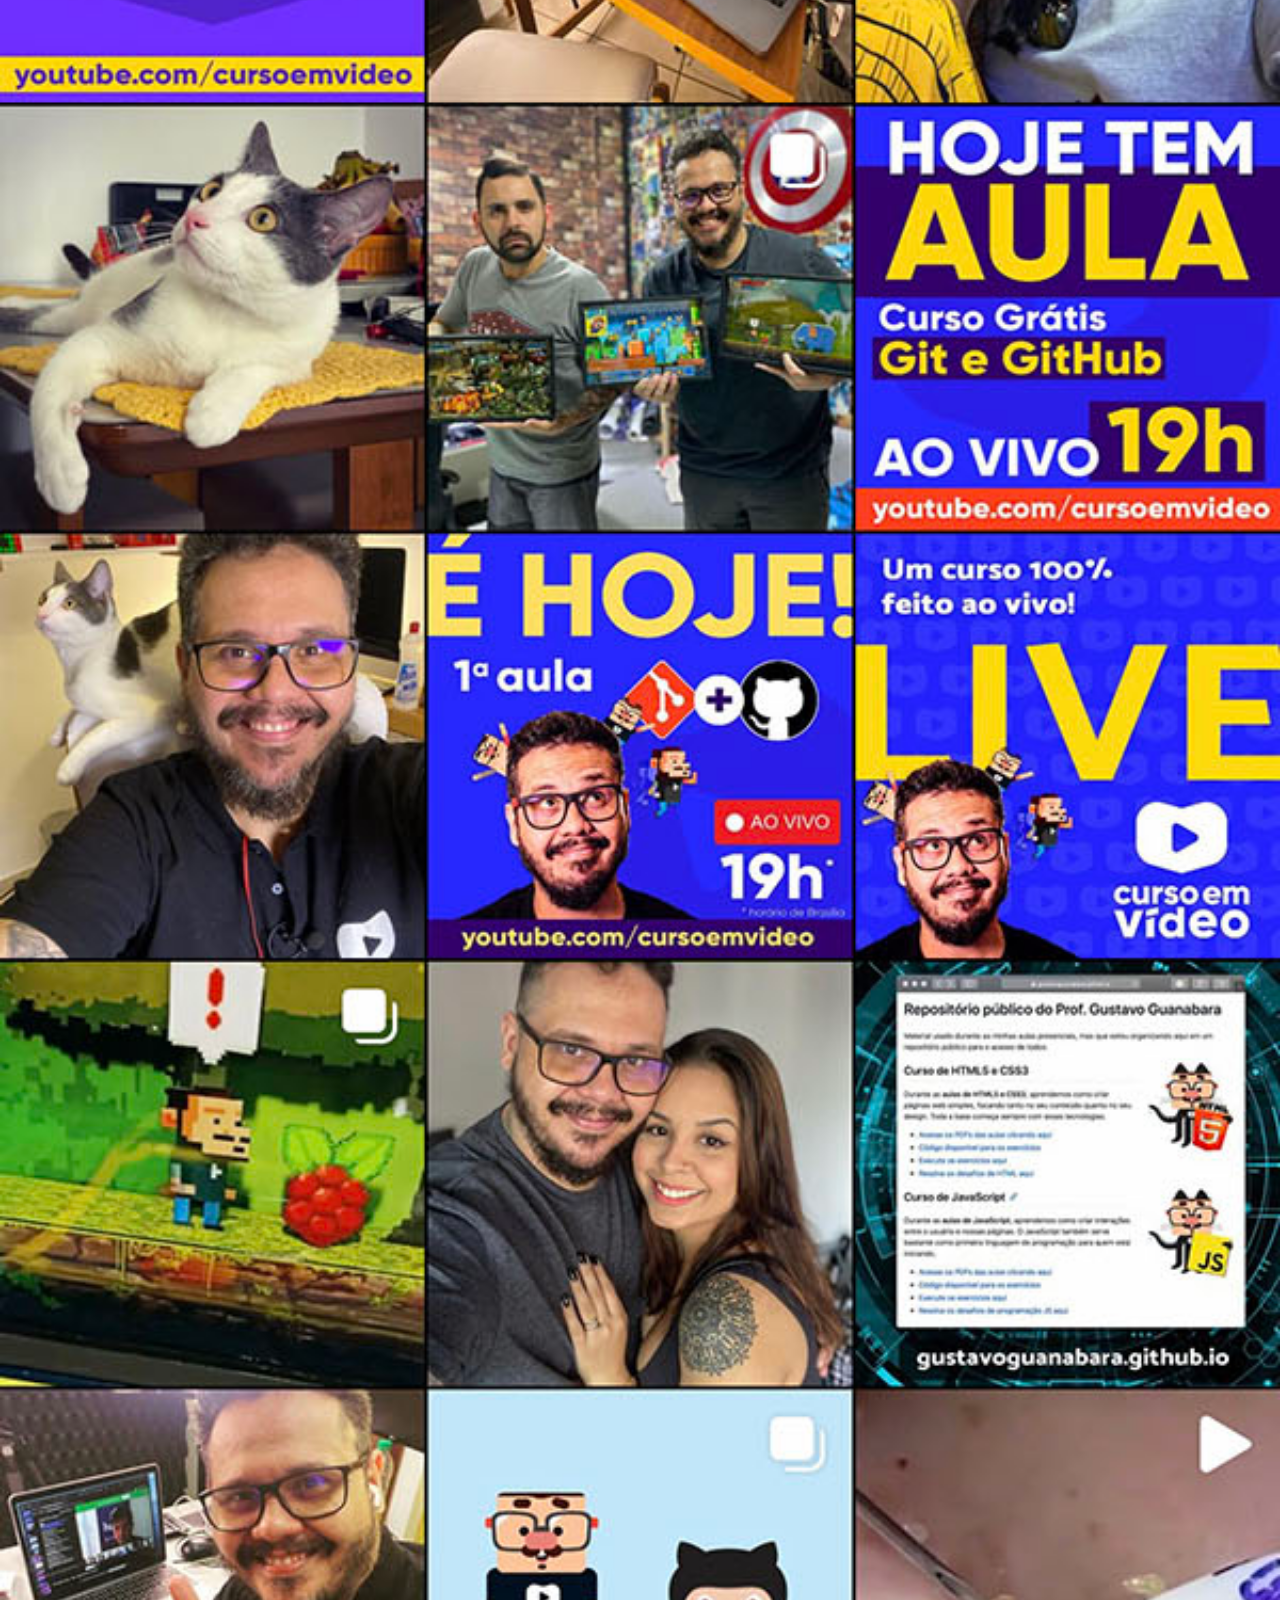
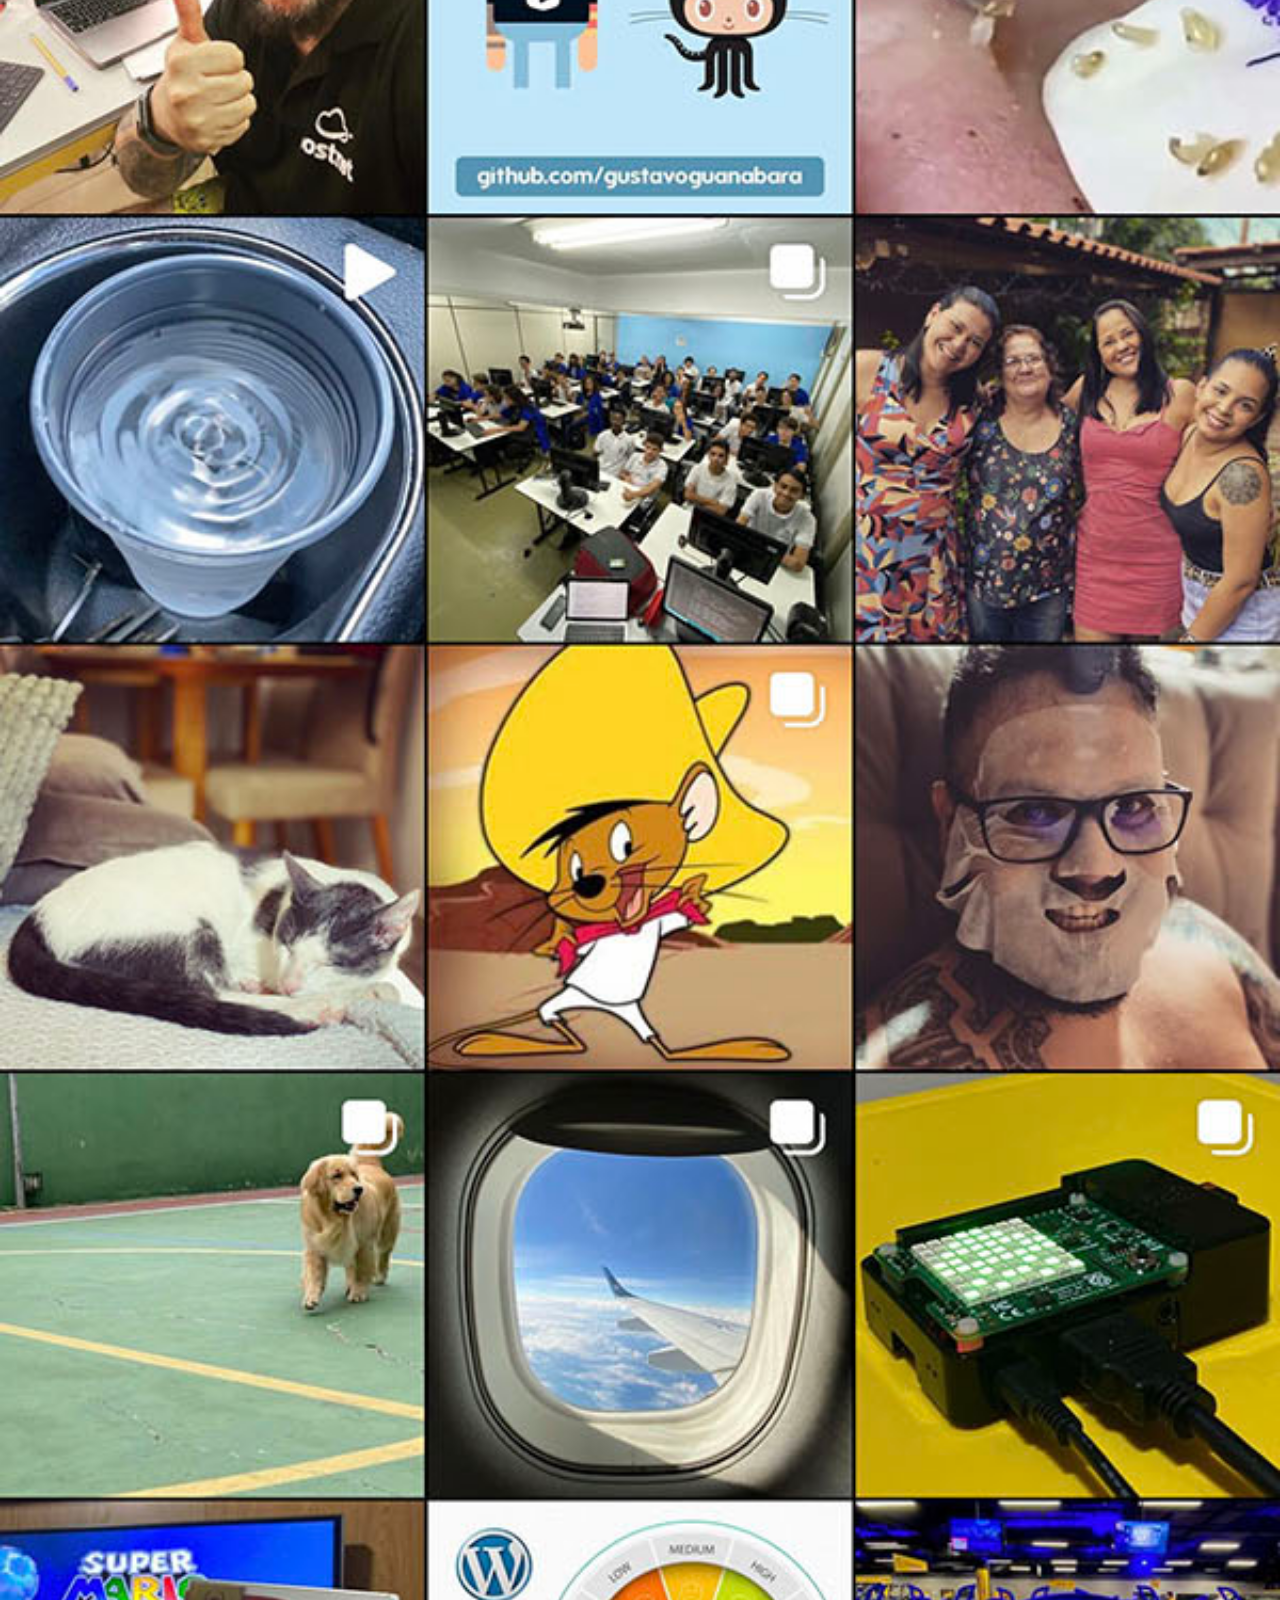
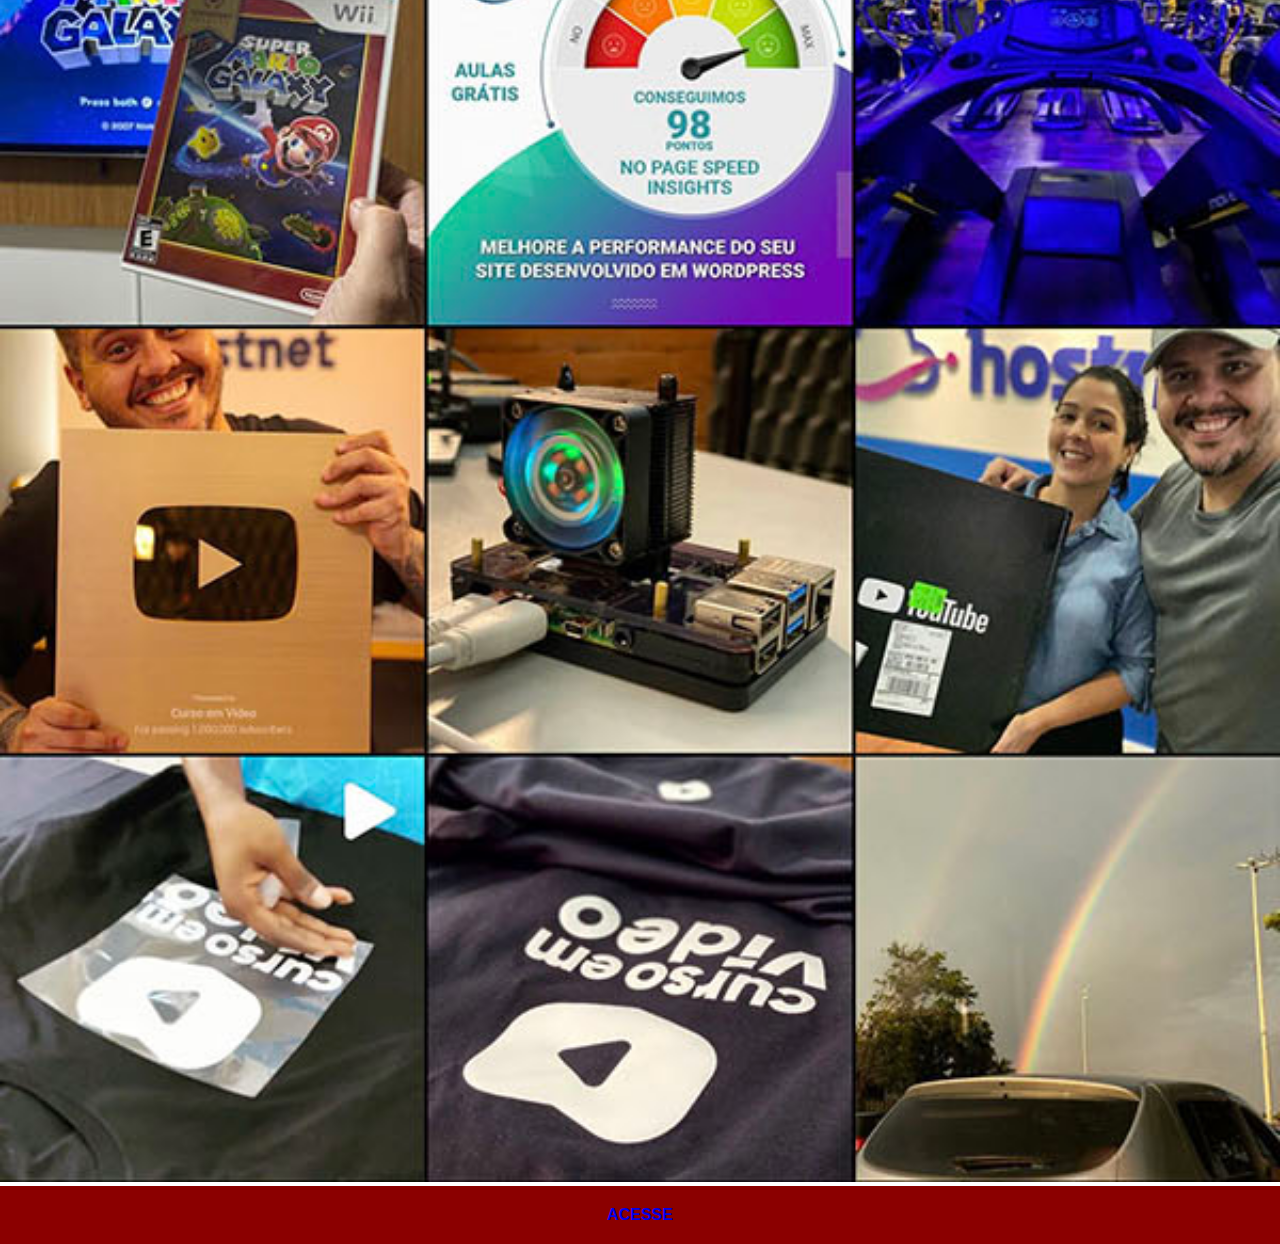
<file: instagram.html>
<!DOCTYPE html>
<html lang="pt-br">
<head>
    <meta charset="UTF-8">
    <meta name="viewport" content="width=device-width, initial-scale=1.0">

    <link rel="stylesheet" href="styles/social.css">

    <title>Instagram</title>
</head>
<body>
    <img src="imagens/tela-instagram.jpg" alt="instagram">
    <a href="https://www.instagram.com/gustavoguanabara/" target="_blank">ACESSE</a>
</body>
</html>
</file>
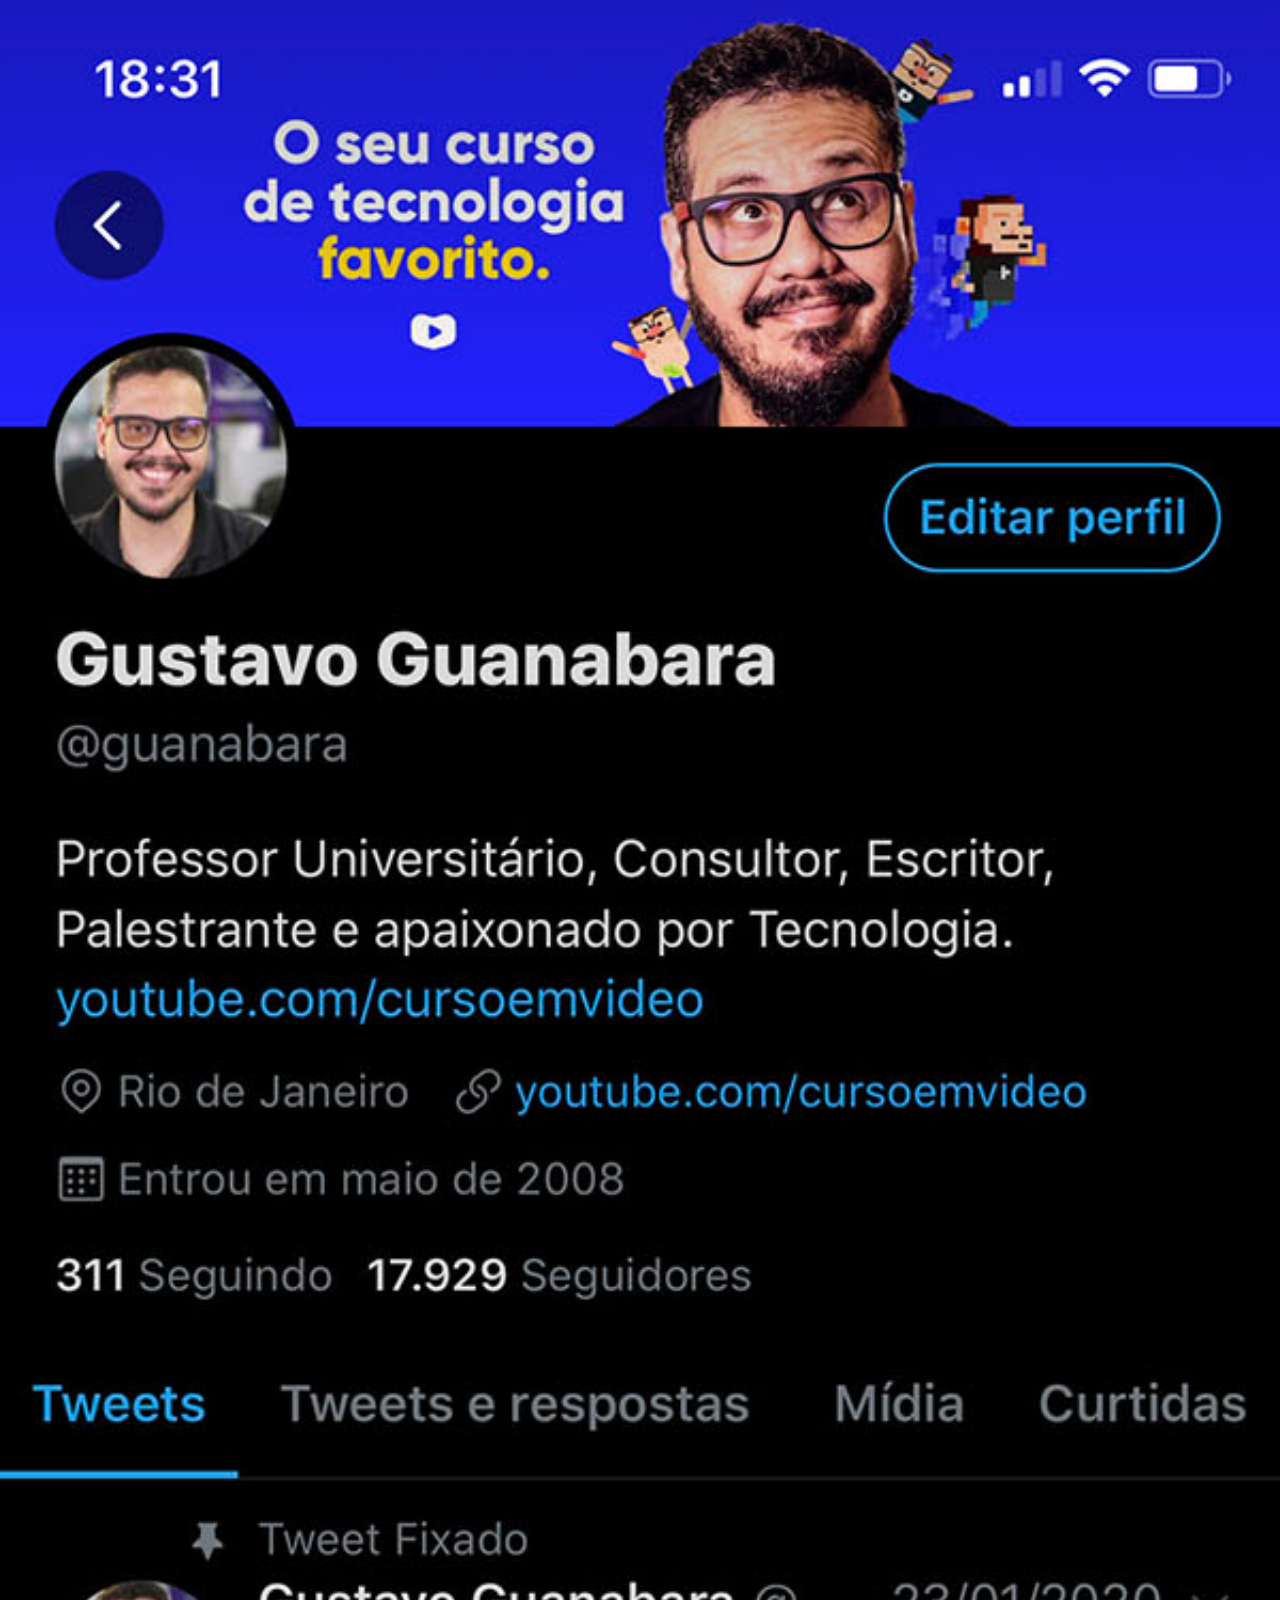
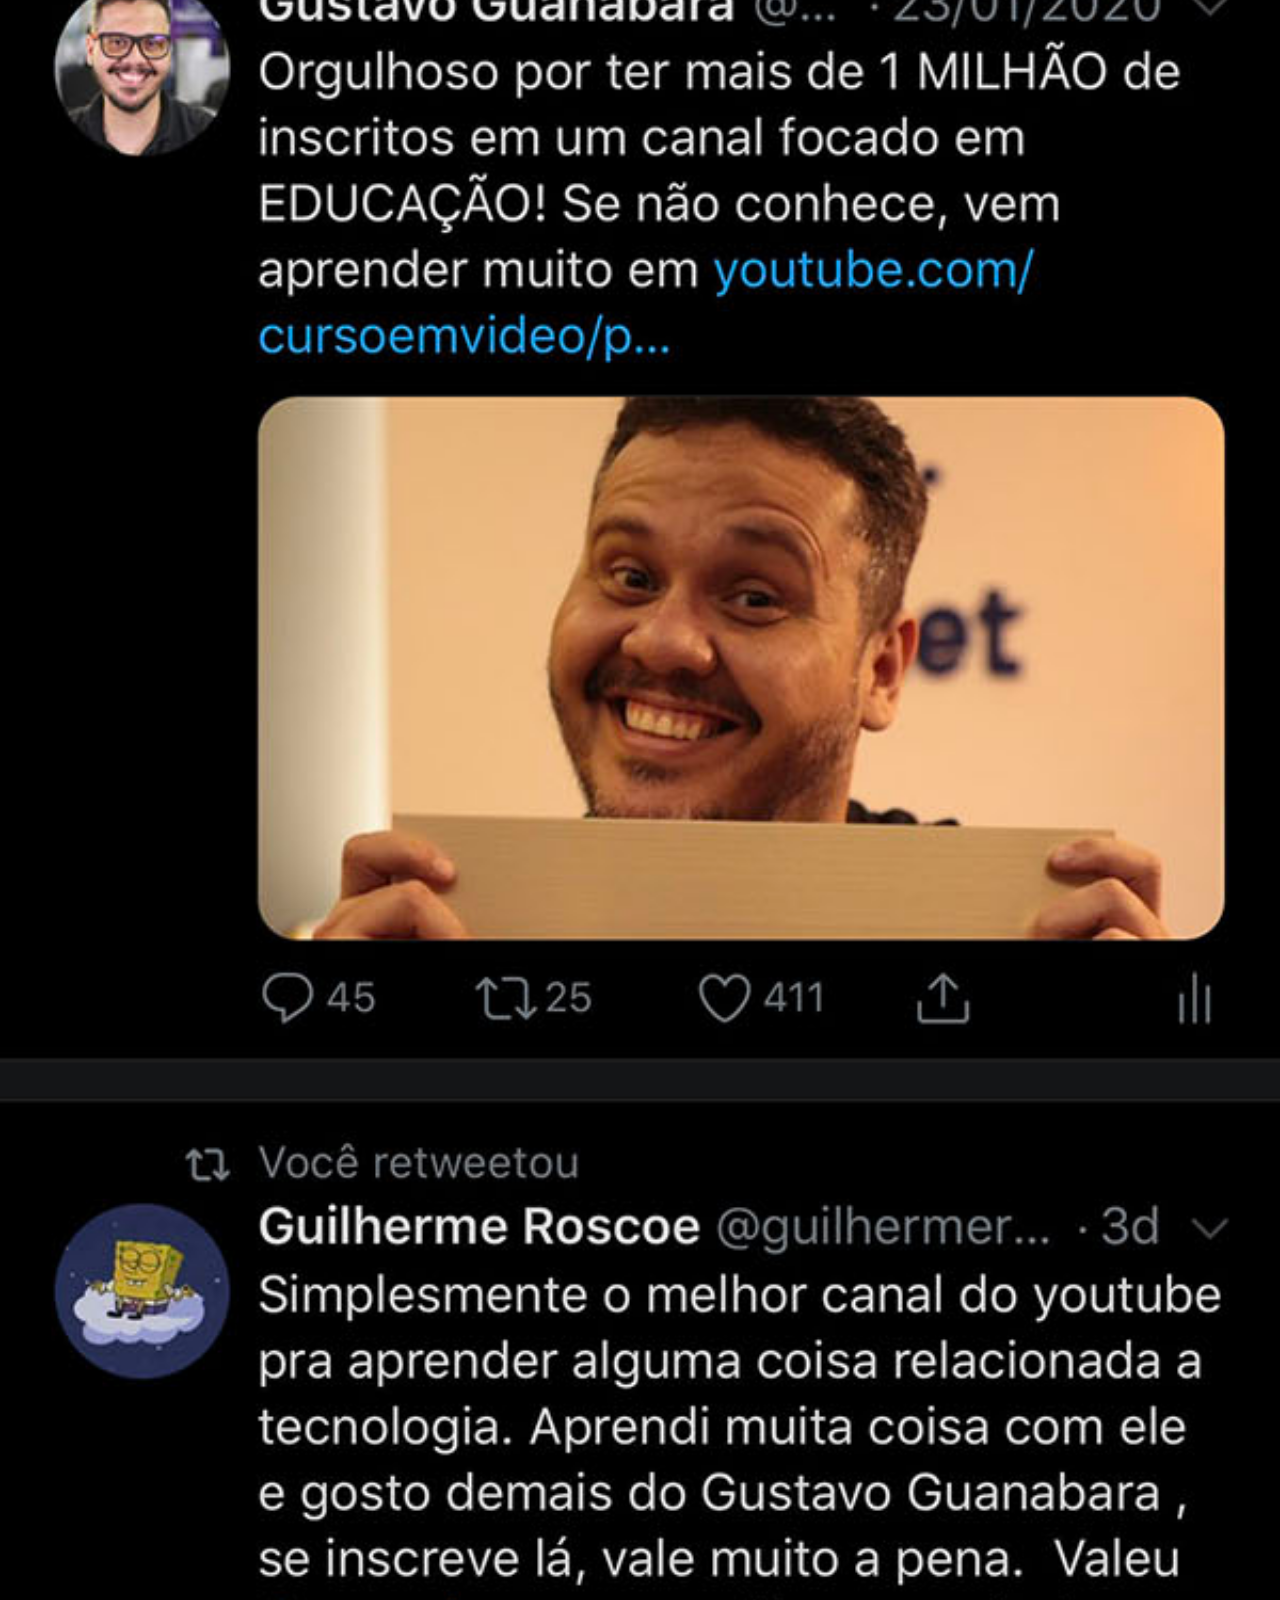
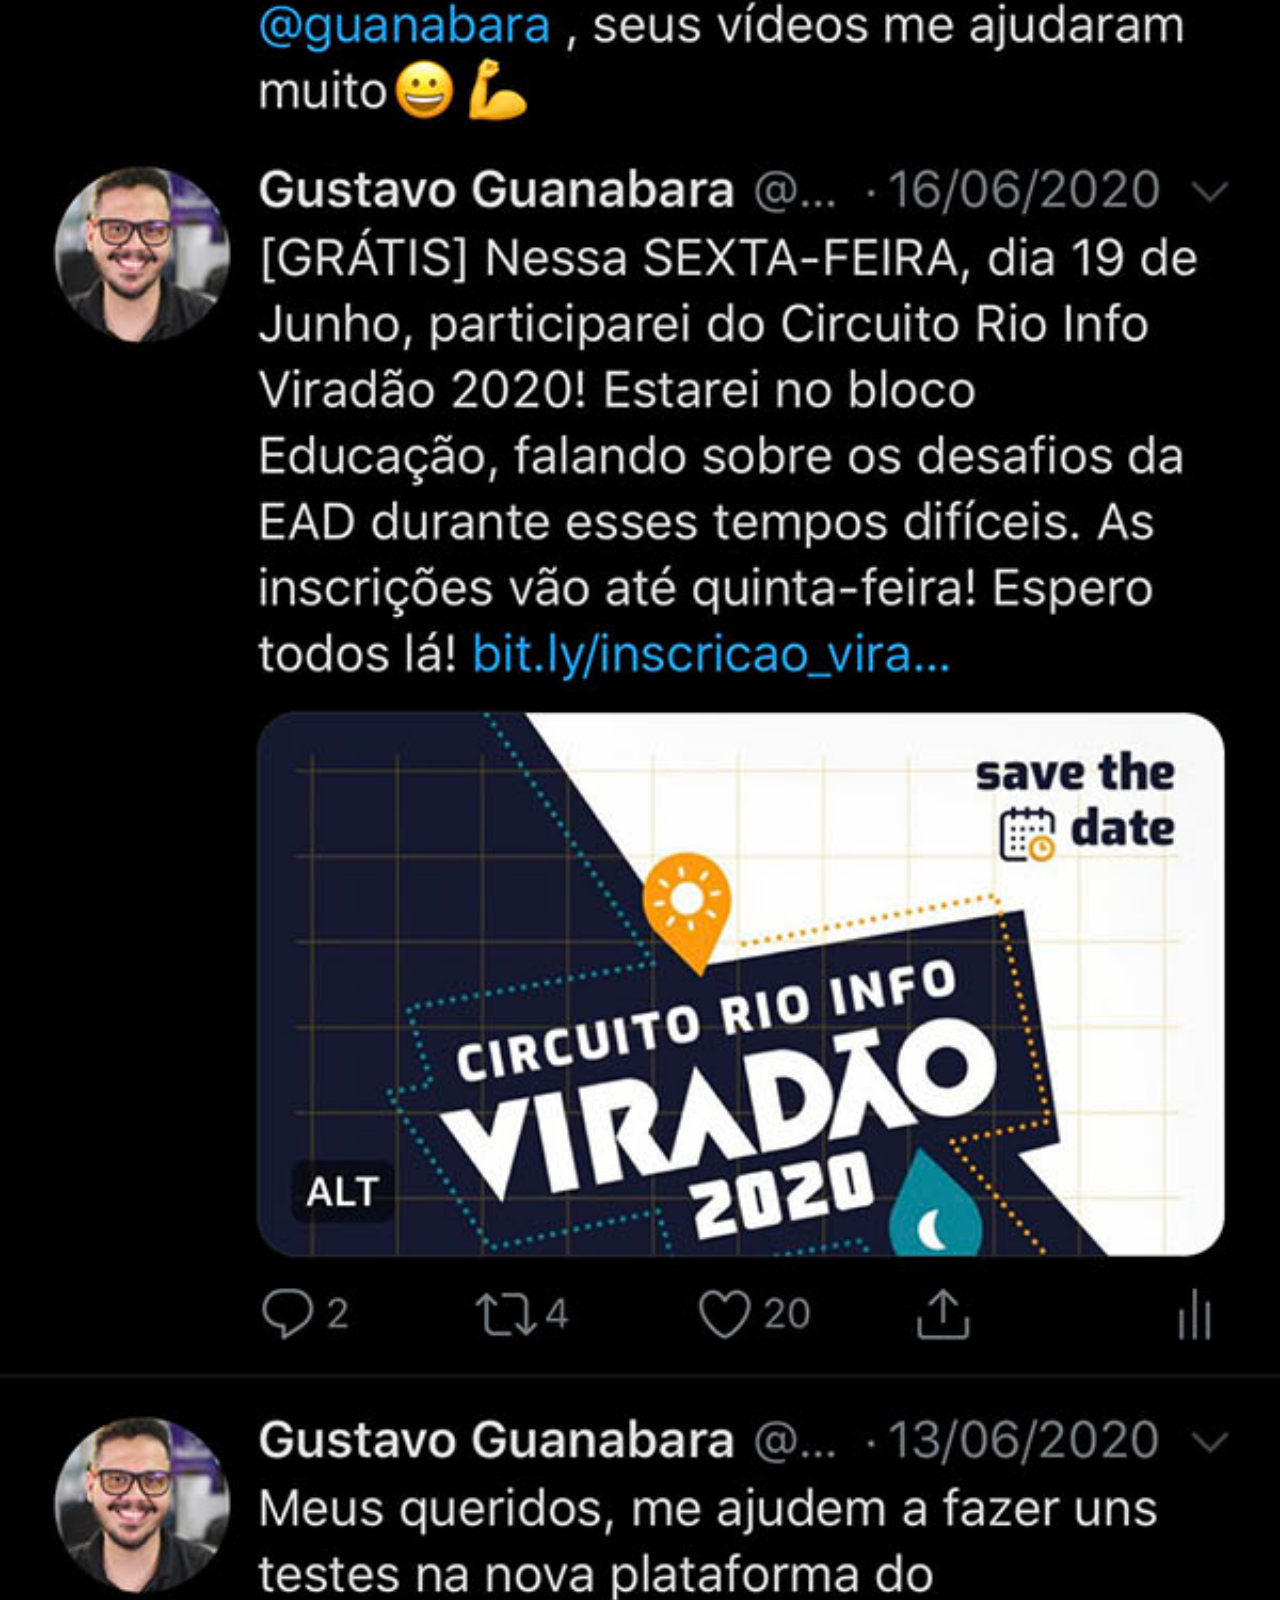
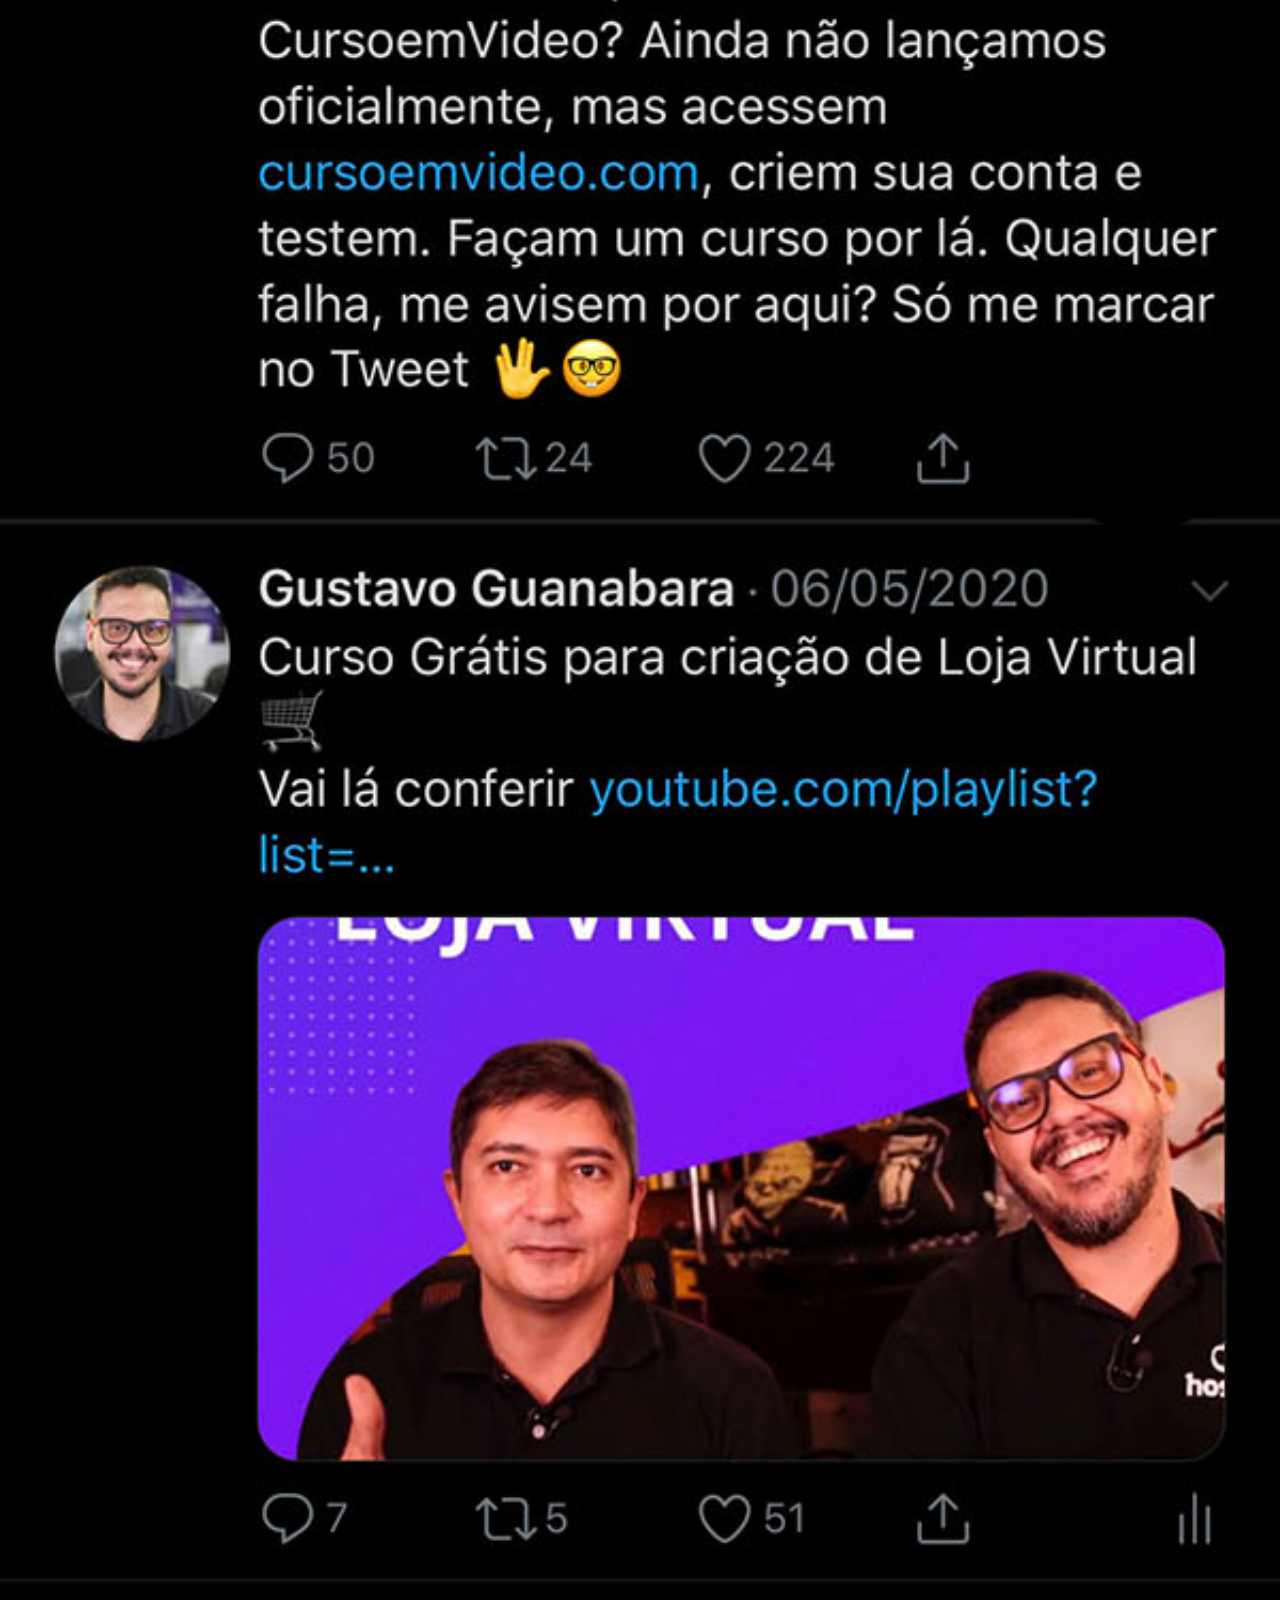
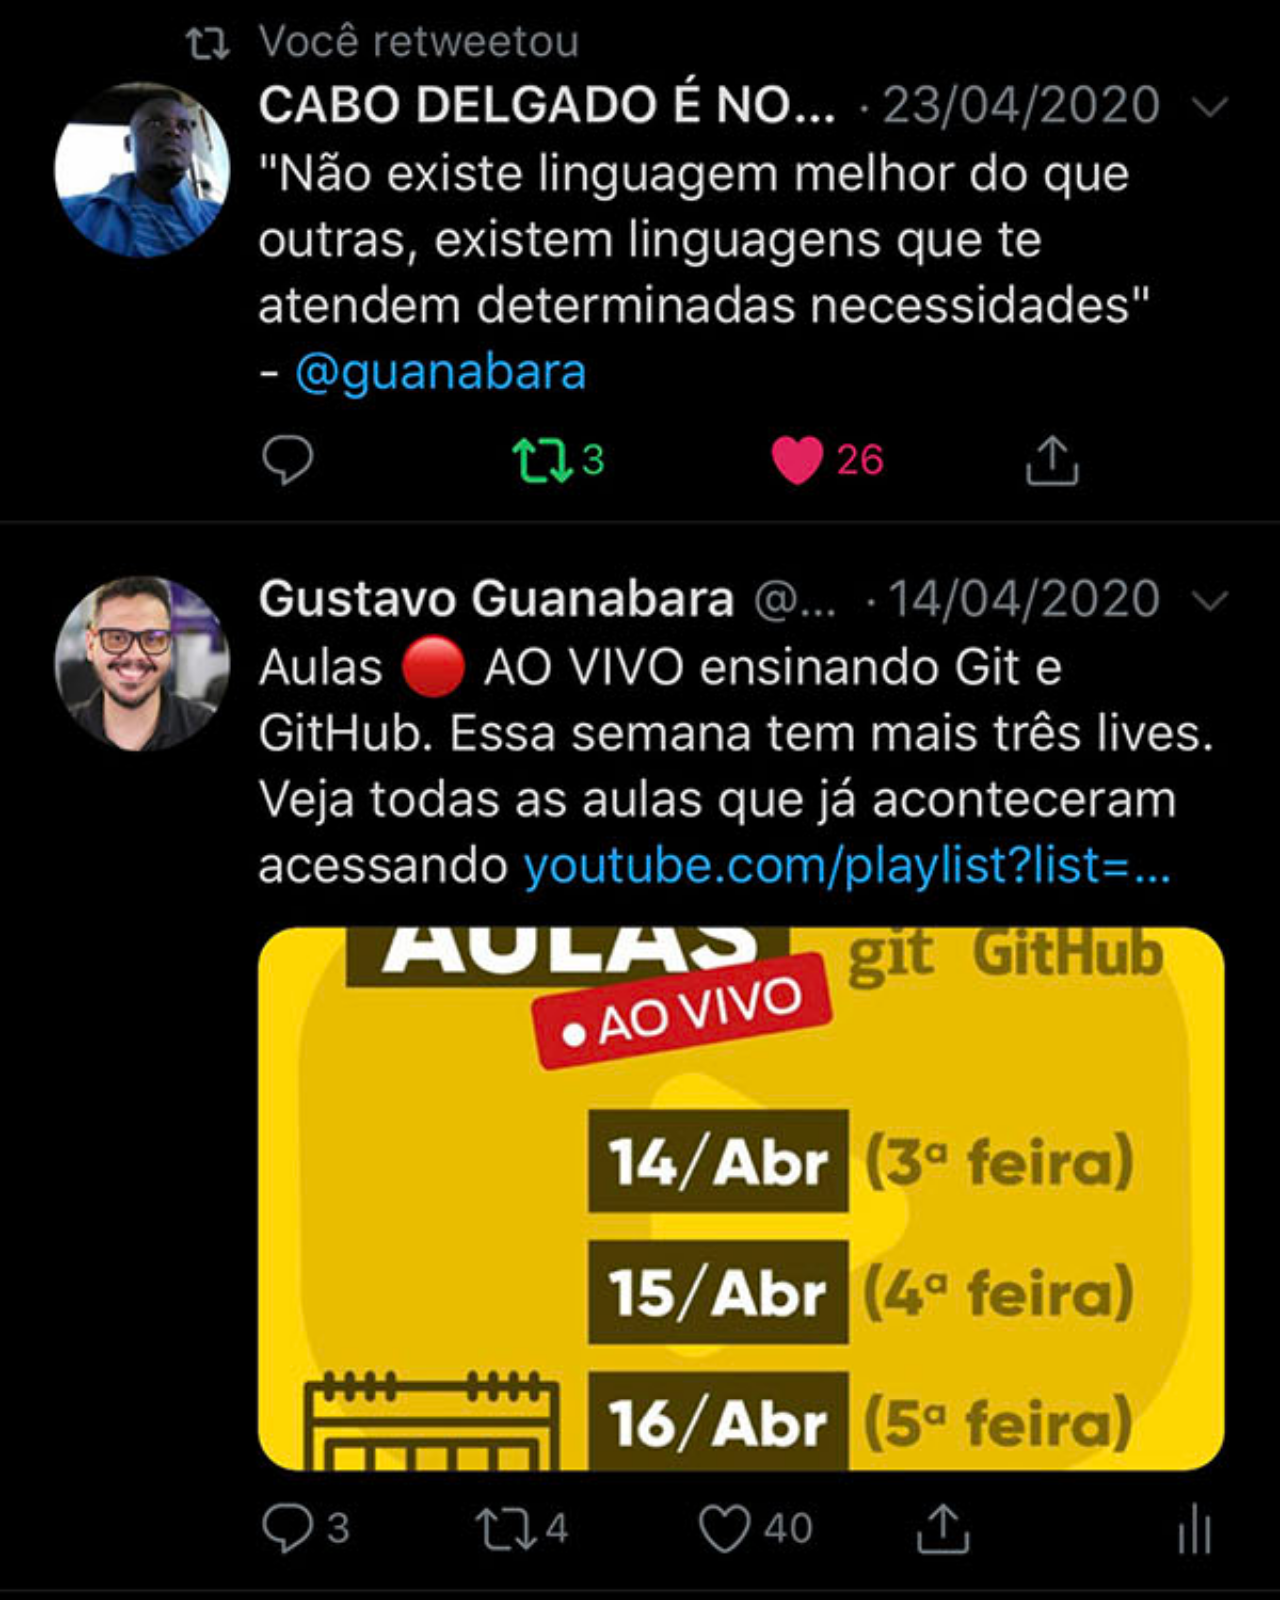
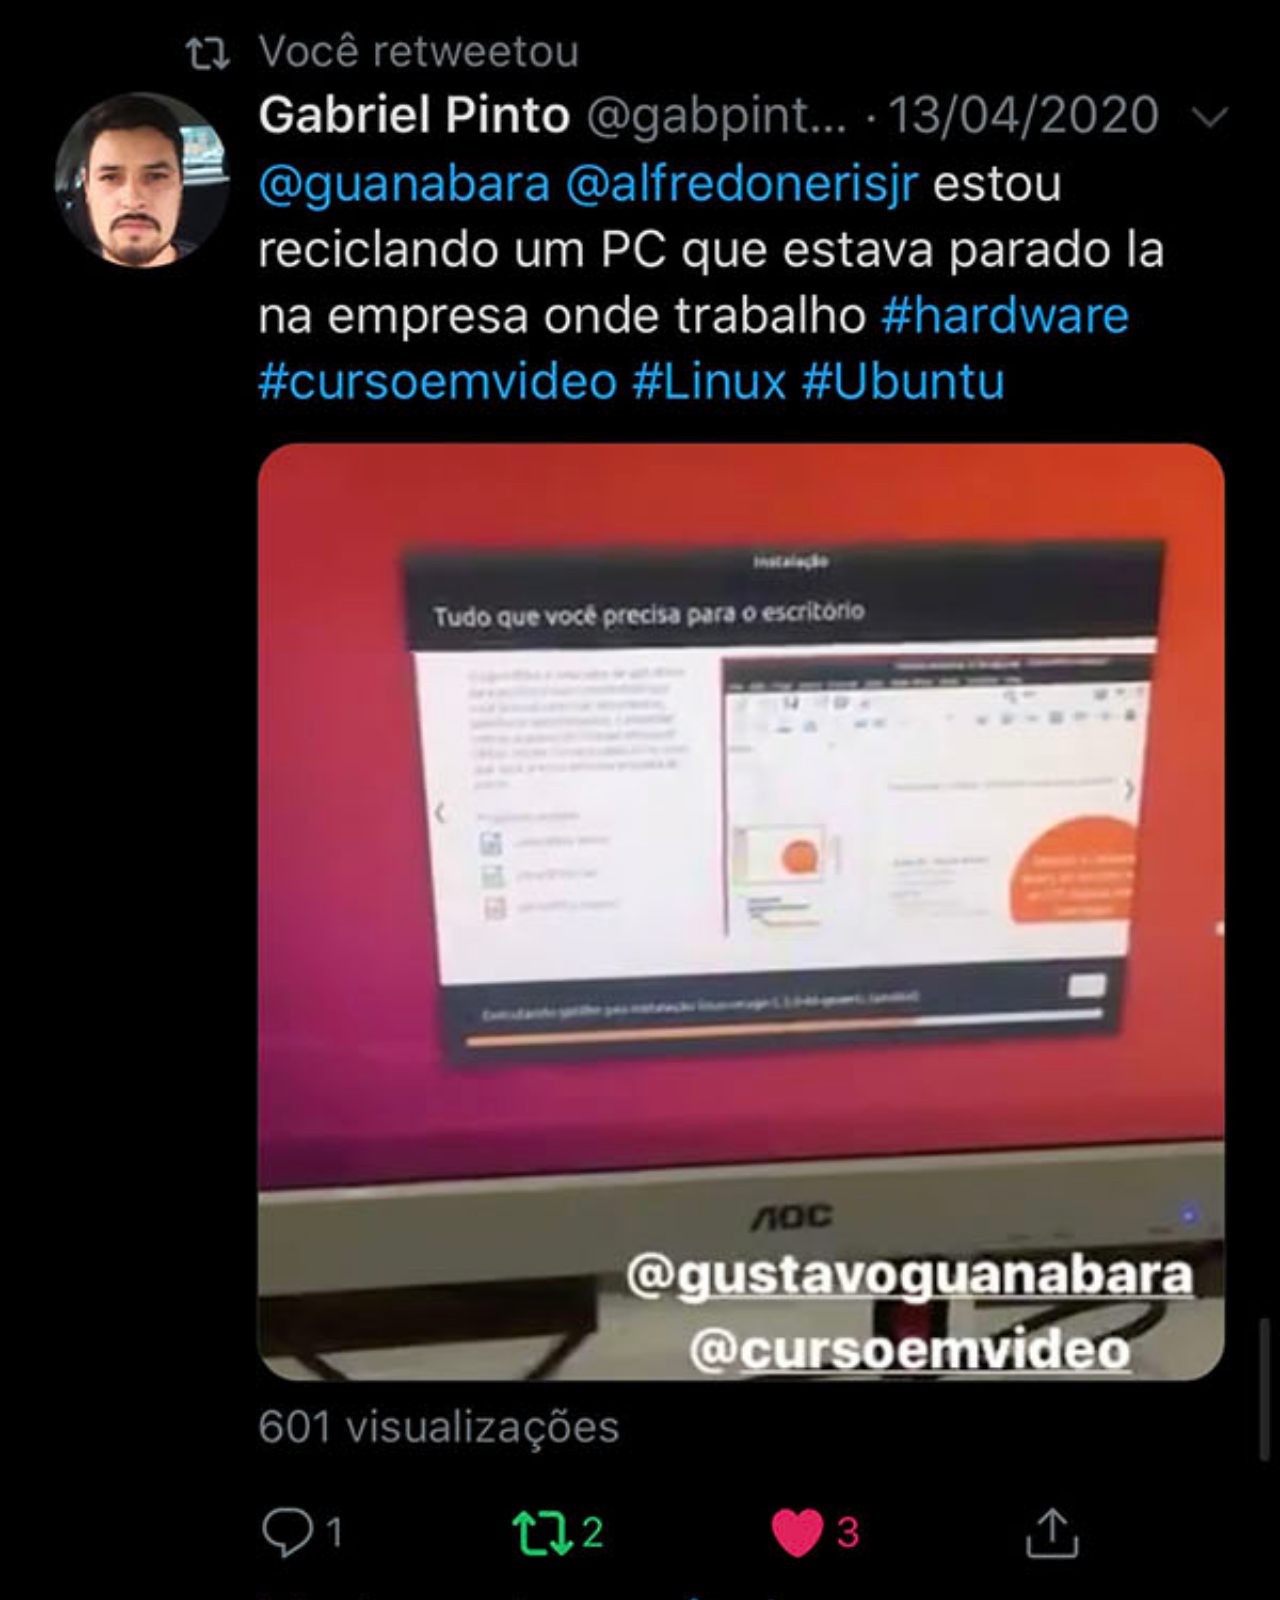
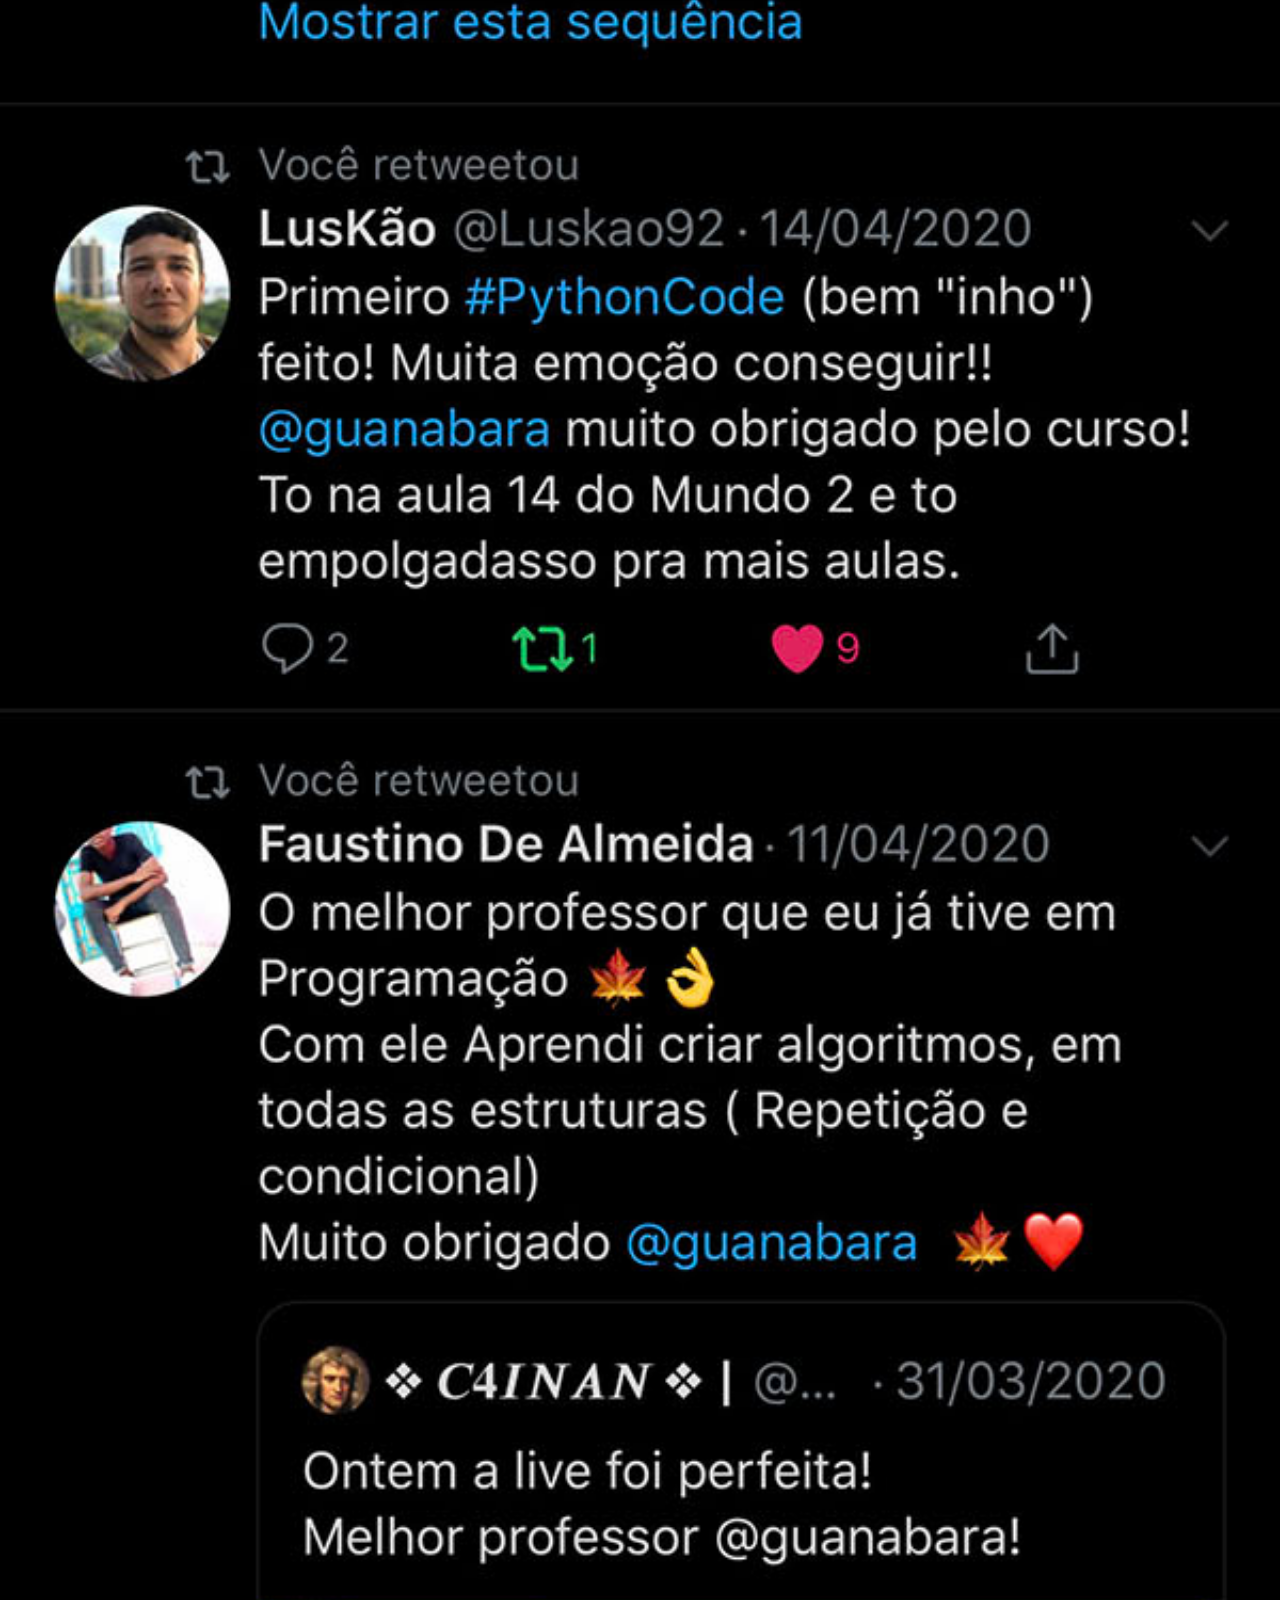
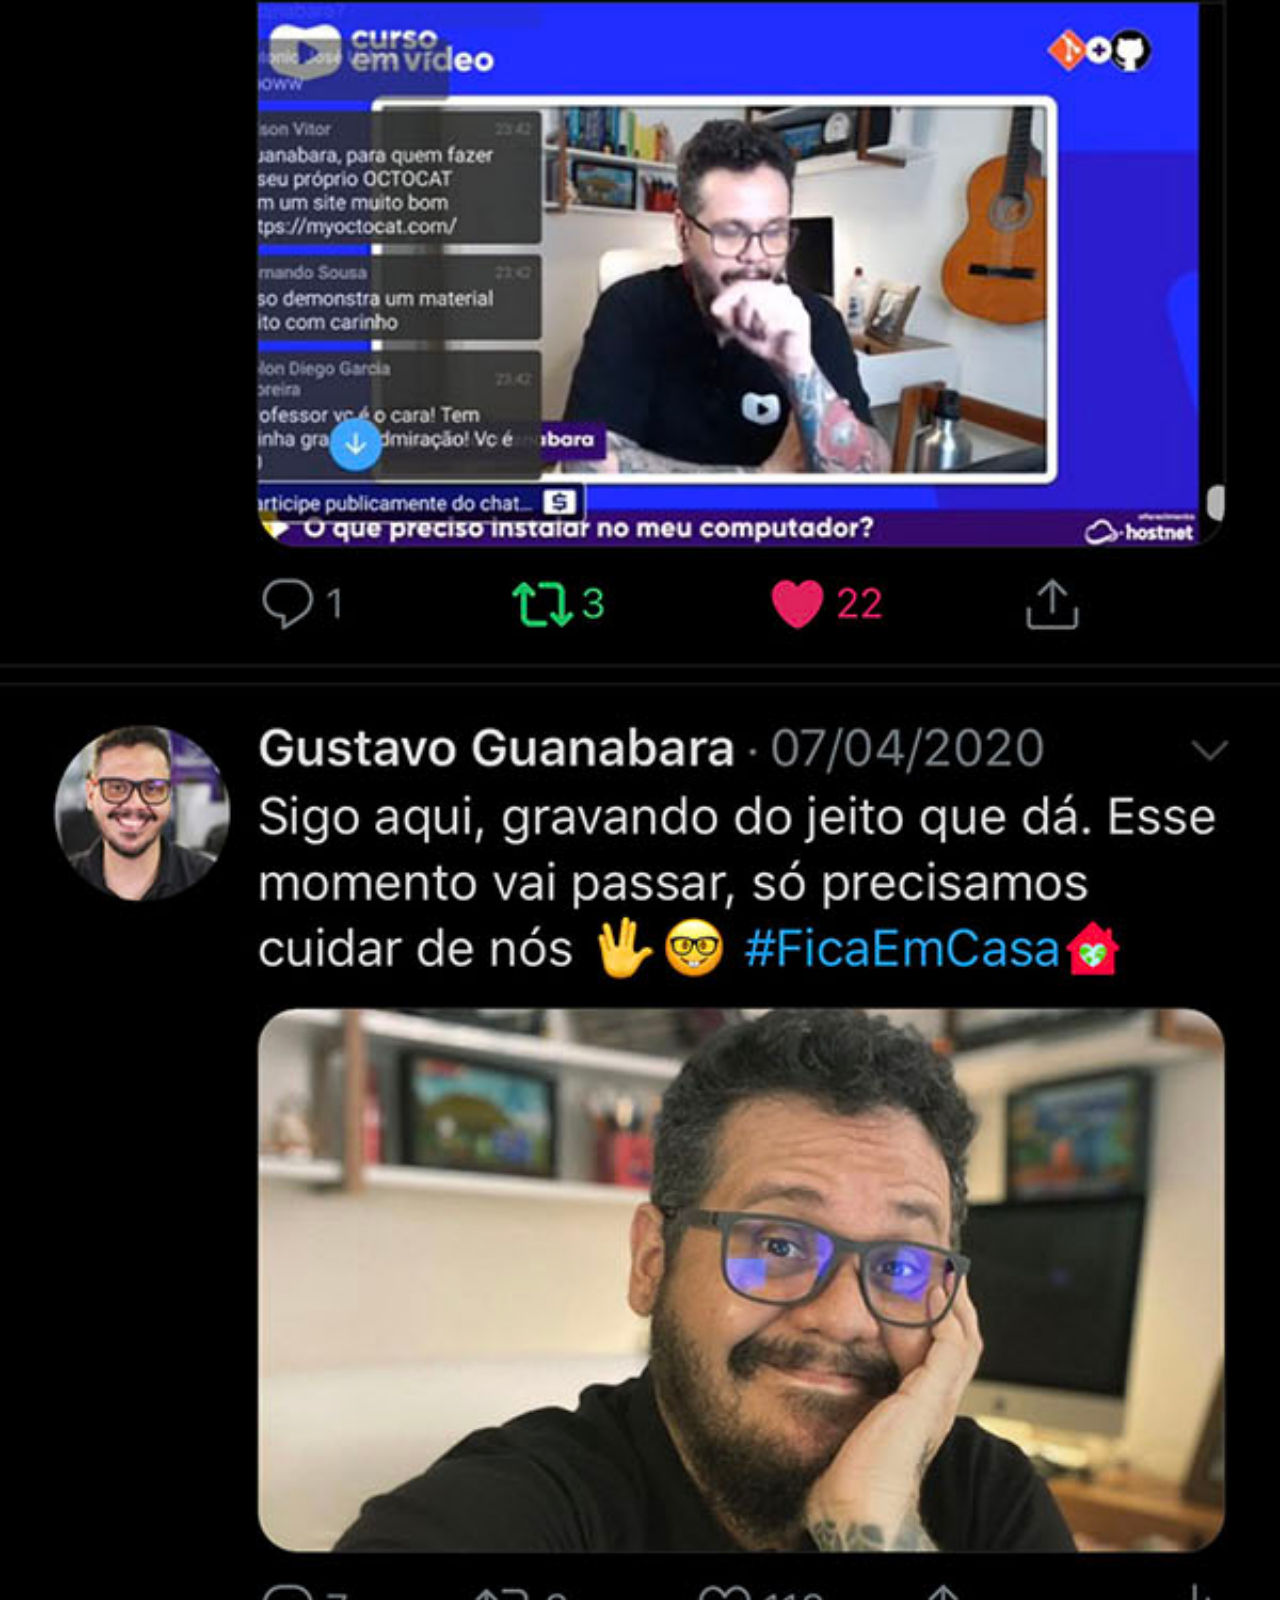
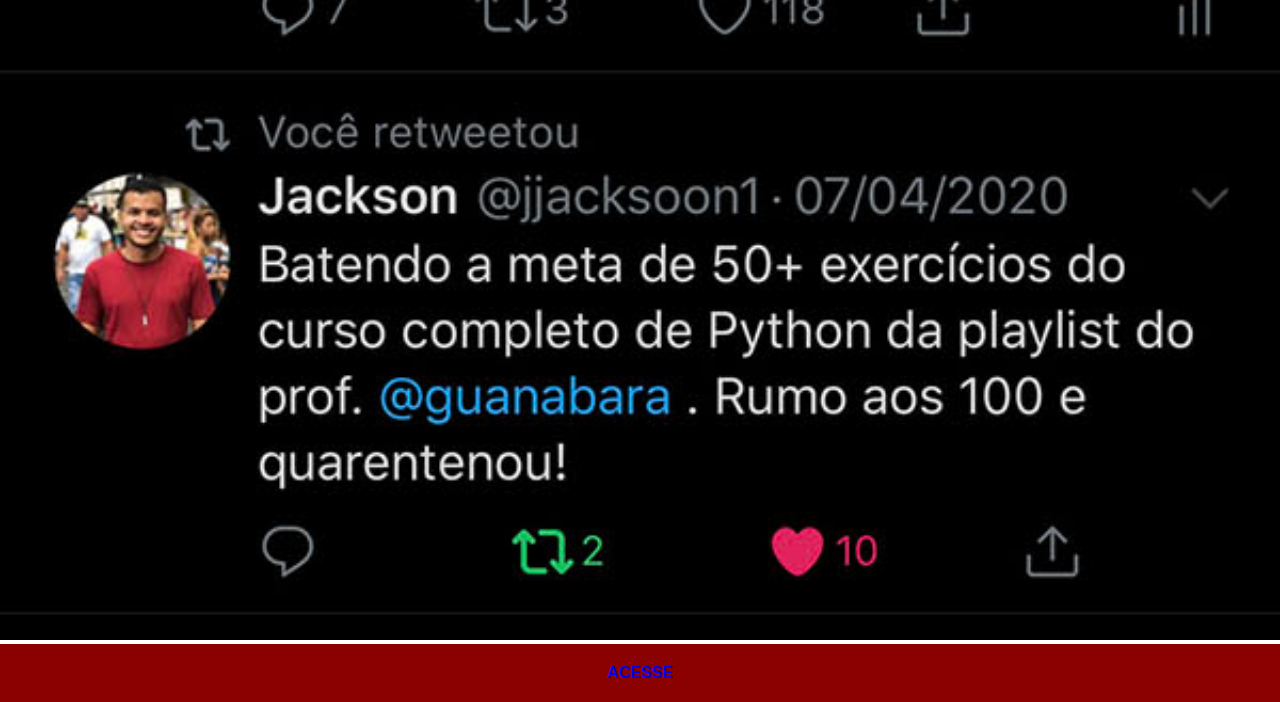
<file: twitter.html>
<!DOCTYPE html>
<html lang="pt-br">
<head>
    <meta charset="UTF-8">
    <meta name="viewport" content="width=device-width, initial-scale=1.0">

    <link rel="stylesheet" href="styles/social.css">

    <title>Twitter</title>
</head>
<body>
    <img src="imagens/tela-twitter.jpg" alt="twitter">
    <a href="https://twitter.com/guanabara" target="_blank">ACESSE</a>
</body>
</html>
</file>
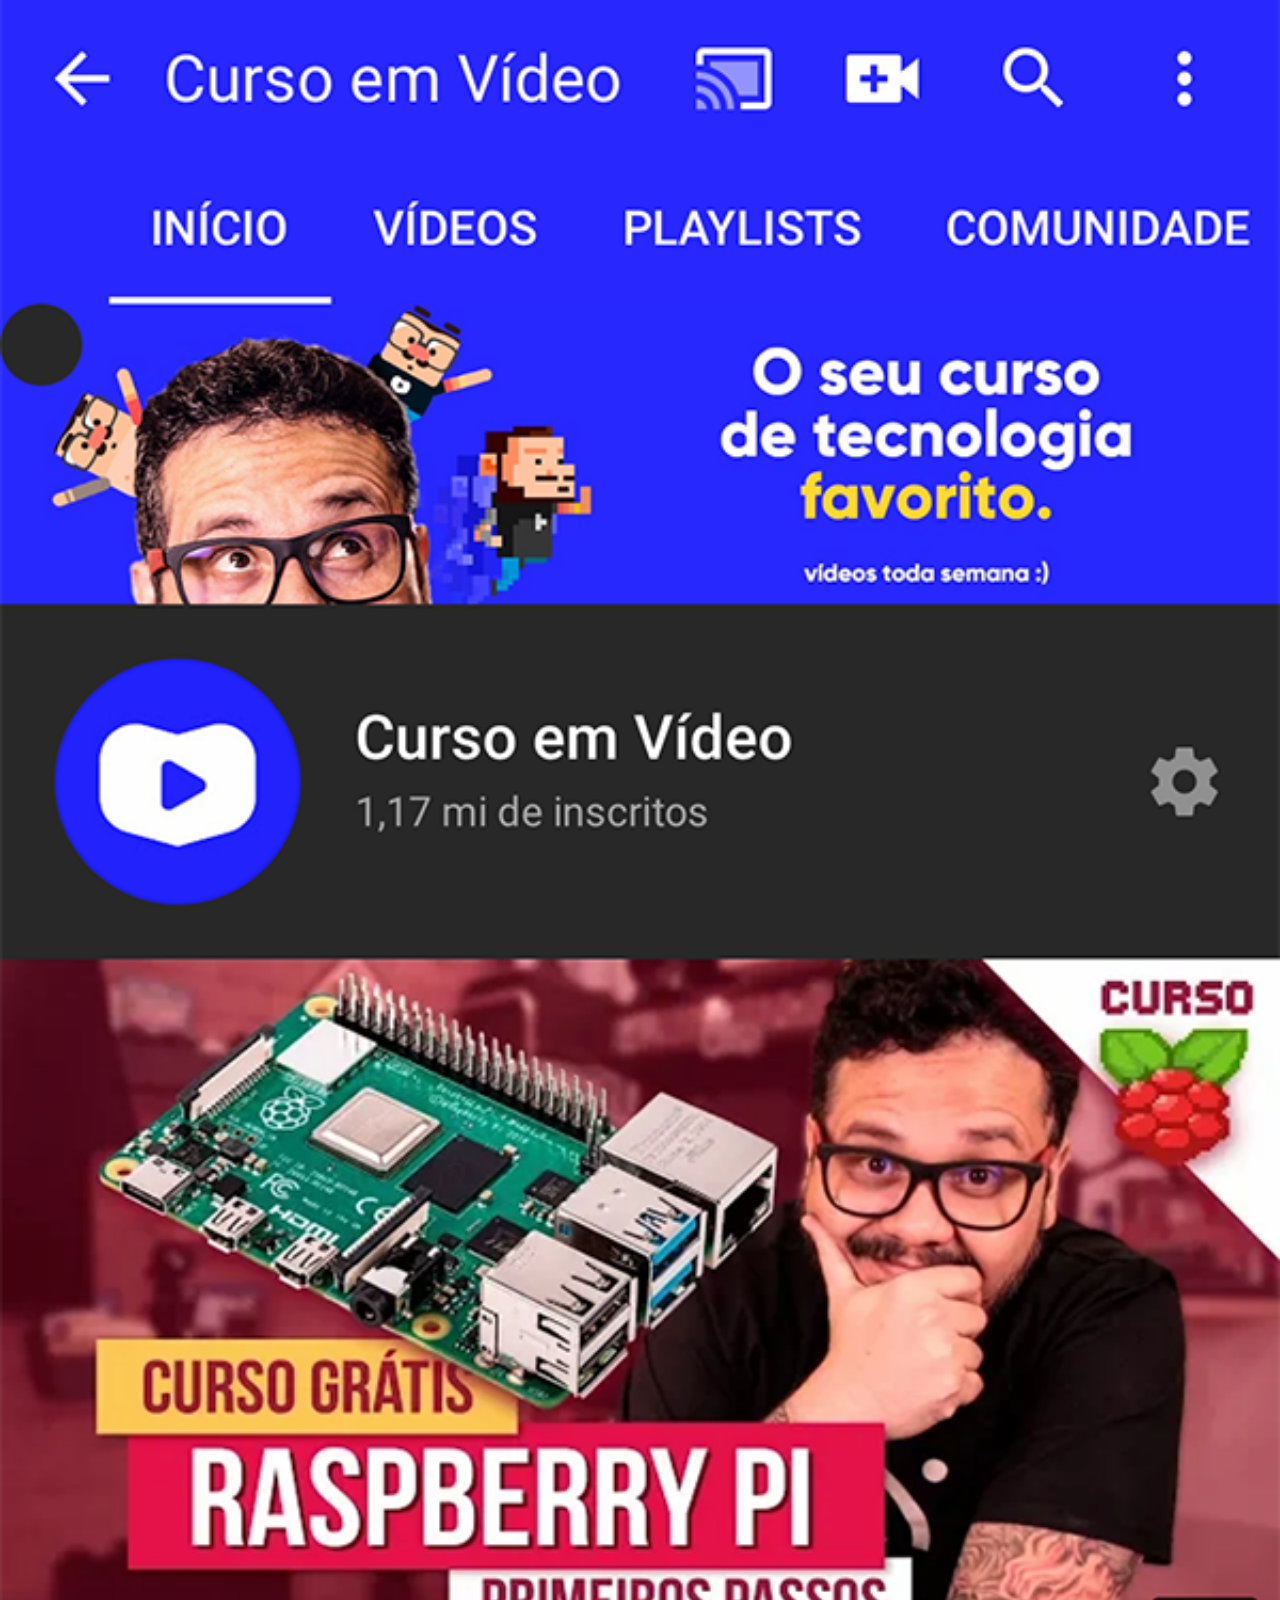
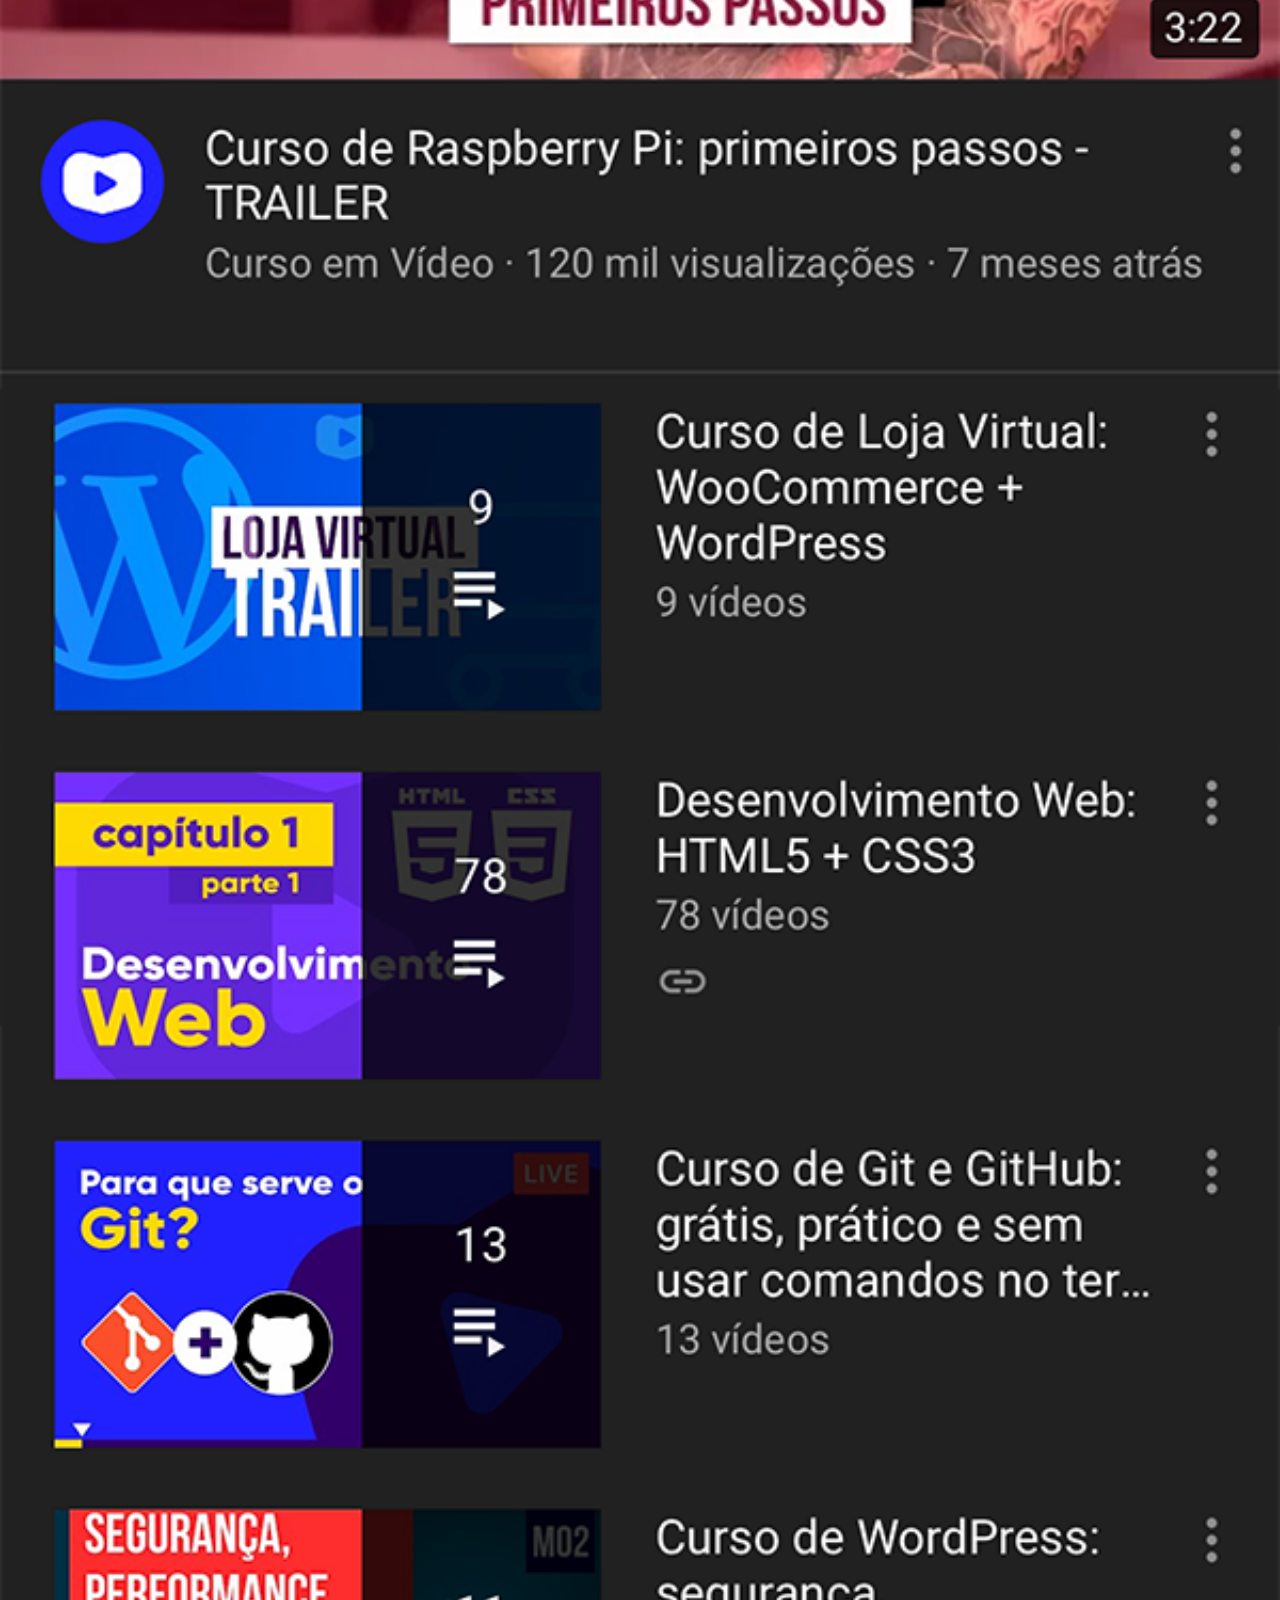
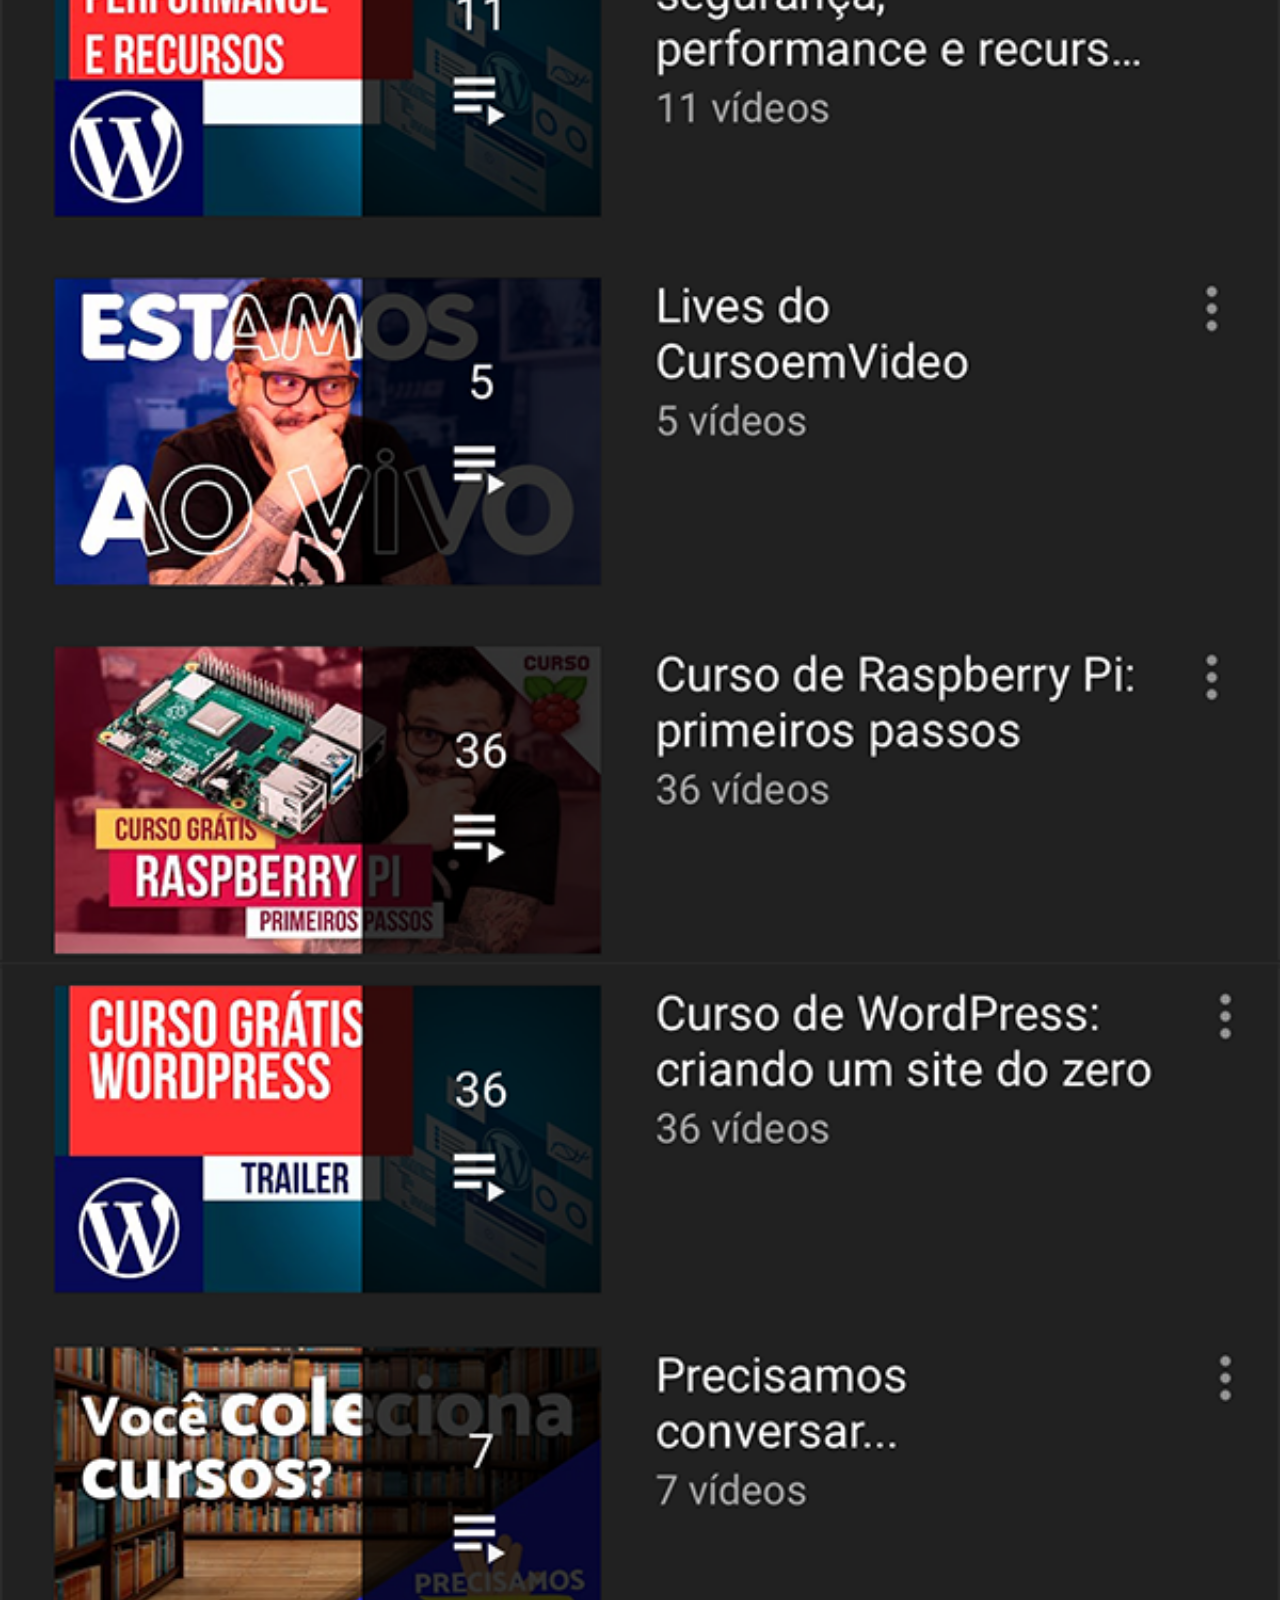
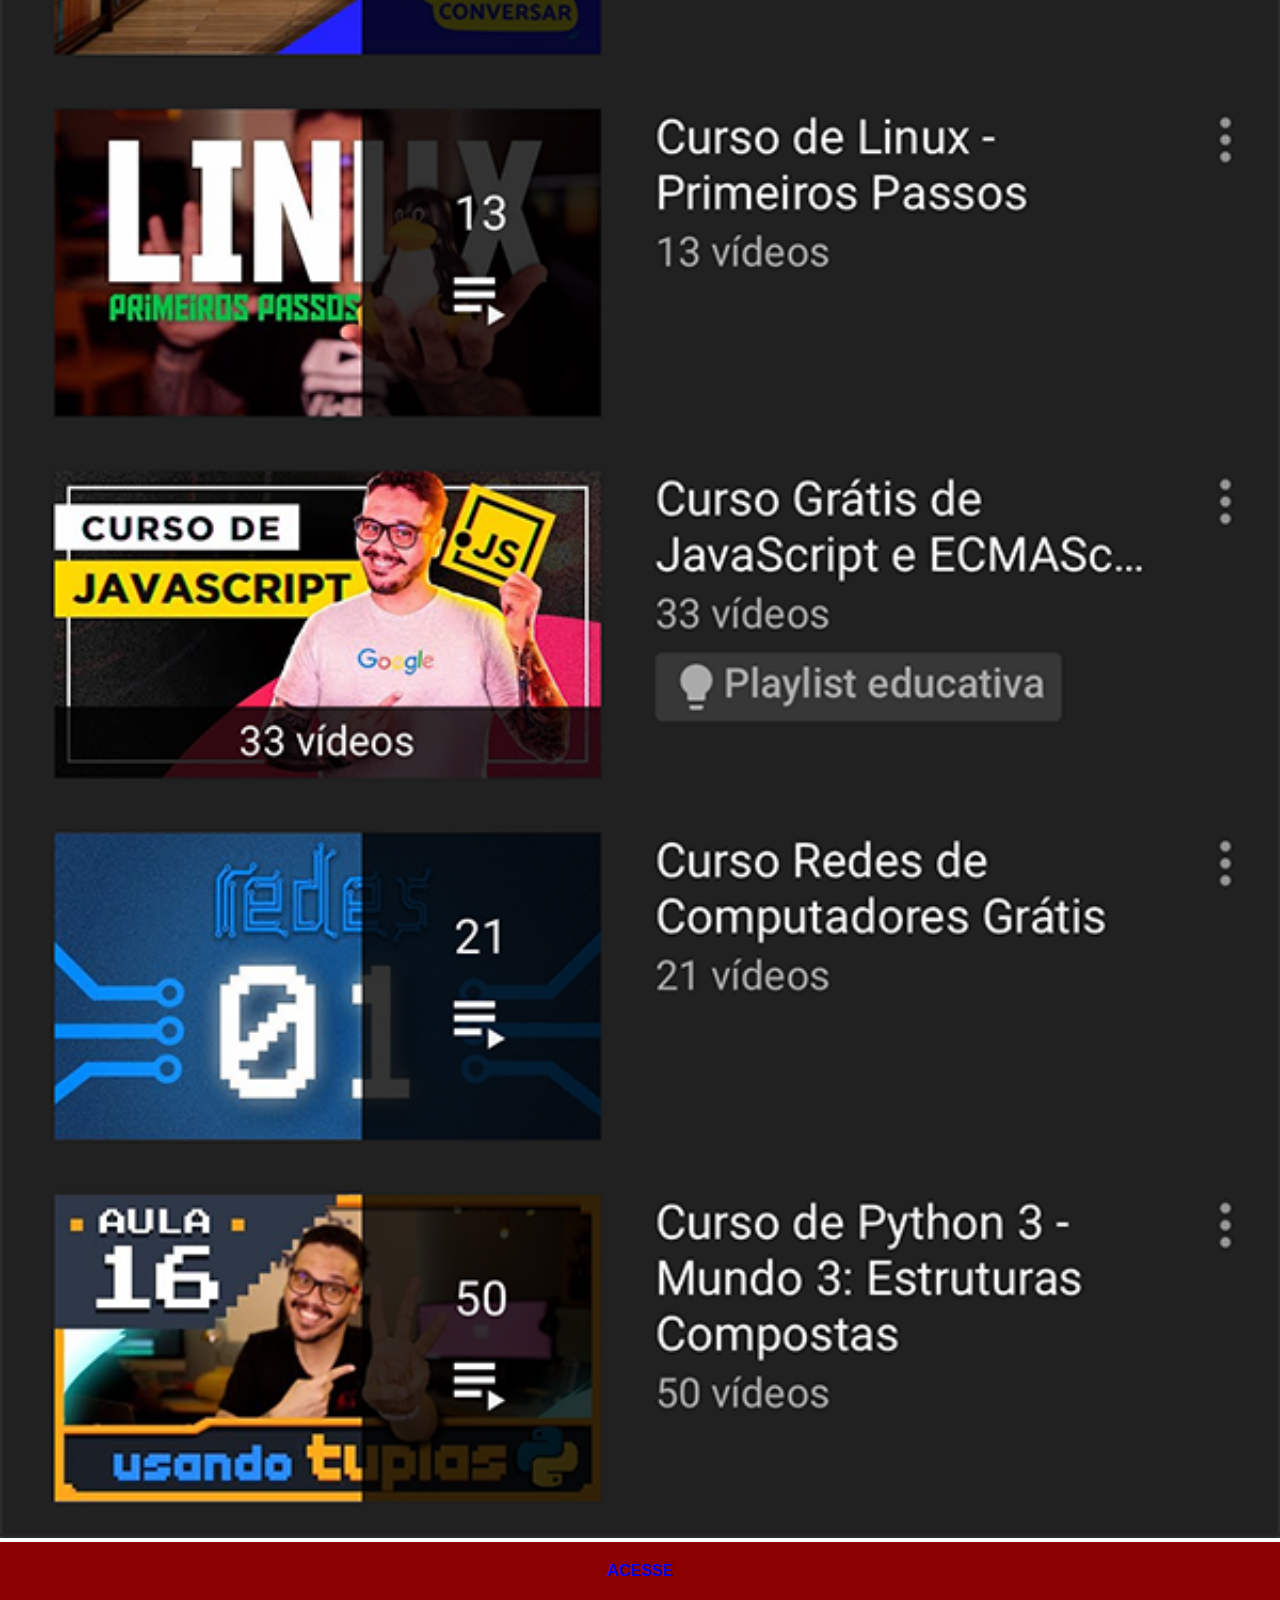
<file: youtube.html>
<!DOCTYPE html>
<html lang="pt-br">
<head>
    <meta charset="UTF-8">
    <meta name="viewport" content="width=device-width, initial-scale=1.0">

    <link rel="stylesheet" href="styles/social.css">

    <title>YouTube</title>

</head>
<body>
    <img src="imagens/tela-youtube.png" alt="">
    <a href="https://www.youtube.com/@CursoemVideo/playlists" target="_blank">ACESSE</a>
</body>
</html>
</file>
<file: styles/style.css>
@charset "UTF-8";

* {
    margin: 0px;
    padding: 0px;
    font-family: Arial, Helvetica, sans-serif;
}

html, body {
    height: 100vh;
    width: 100vw;
    background: url('../imagens/fundo-madeira.jpg') no-repeat top center;
    background-size: cover;
    background-attachment: fixed;
}

main {
    position: relative;
    height: 100vh;
}

section#telefone {
    position: absolute;
    top: 50%;
    left: 50%;
    transform: translate(-50%, -50%);
    height: 627px;
    width: 311px;
    background: url('../imagens/frame-iphone.png') no-repeat;
}

iframe#tela {
    position: relative;
    top: 80px;
    left: 22px;
    width: 269px;
    height: 471px;
}

section#redes-sociais {
    text-align: right;
}

section#redes-sociais img {
    width: 50px;
    height: 50px;
    margin: 10px;
    border-radius: 50%;
    box-shadow: 2px 2px 5px rgba(0, 0, 0, 0.400);
    box-sizing: border-box;
}

section#redes-sociais img:hover {
    border: 2px solid rgba(255, 255, 255, 0.637);
    transform: translate(-3px, -3px);
    box-shadow: 5px 5px 10px rgba(0, 0, 0, 0.623);
    transition: transform .3s, border 1s;
}
</file>
<file: styles/social.css>
* {
            margin: 0px;
            padding: 0px;
            font-family: Arial, Helvetica, sans-serif;
        }

::-webkit-scrollbar {
            width: 0px;
            height: 0px;
        }
        
        img {
            width: 100%;
        }

        a {
            display: block;
            background-color: darkred;
            padding: 20px;
            text-align: center;
            font-weight: bolder;
            text-decoration: none;
        }

        a:hover {
            background-color: red;
        }
</file>
